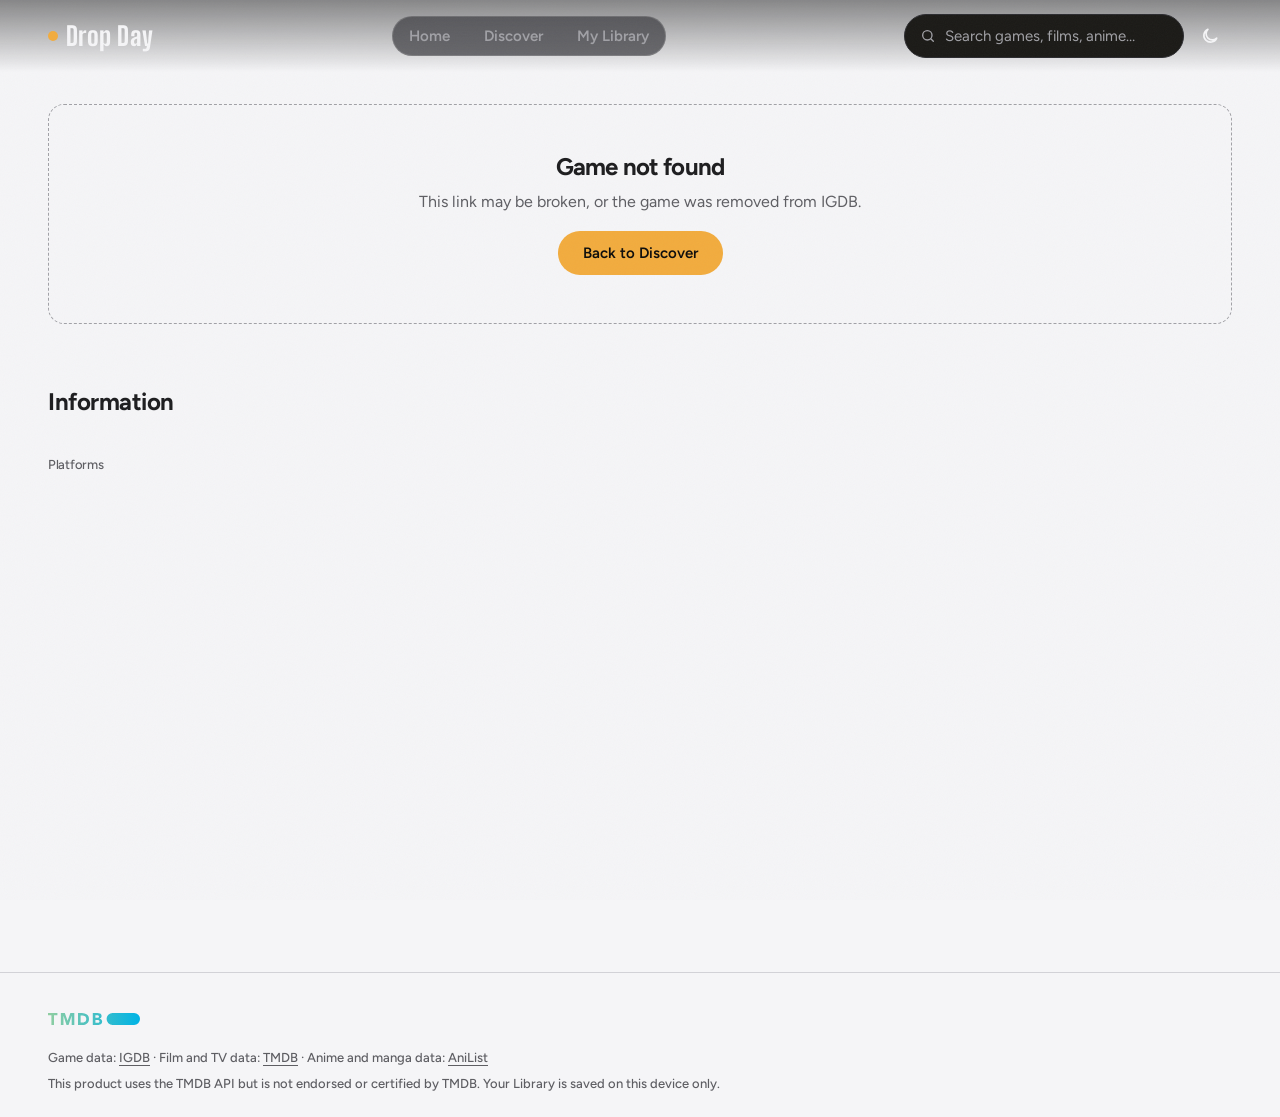
<file: game.html>
<!doctype html>
<html lang="en-ZA">
  <head>
    <meta charset="utf-8" />
    <meta name="viewport" content="width=device-width, initial-scale=1, viewport-fit=cover" />
    <meta name="color-scheme" content="dark light" />
    <title>Game · Drop Day</title>
    <meta
      name="description"
      content="Release date, platforms, screenshots and your log for this game."
    />
    <meta name="theme-color" content="#141311" />
    <link rel="icon" href="assets/icons/favicon.svg" type="image/svg+xml" />
    <link rel="preconnect" href="https://fonts.googleapis.com" />
    <link rel="preconnect" href="https://fonts.gstatic.com" crossorigin />
    <link
      rel="stylesheet"
      href="https://fonts.googleapis.com/css2?family=Big+Shoulders+Display:wght@700;800&family=Figtree:wght@400;500;600;700;800&display=swap"
    />
    <script>
      // Sets the theme before anything paints: the saved choice, otherwise the system setting.
      (() => {
        let theme = null;
        try {
          theme = localStorage.getItem("dropday.theme");
        } catch {}
        document.documentElement.dataset.theme =
          theme ?? (matchMedia("(prefers-color-scheme: light)").matches ? "light" : "dark");
      })();
    </script>
    <link rel="stylesheet" href="css/tokens.css" />
    <link rel="stylesheet" href="css/base.css" />
    <link rel="stylesheet" href="css/components.css" />
    <link rel="stylesheet" href="css/pages.css" />
  </head>
  <body data-page="game">
    <a class="skip-link" href="#main">Skip to content</a>

    <header class="site-header site-header--over-art">
      <div class="site-header__inner container">
        <a class="site-header__logo" href="index.html">
          <span class="site-header__logo-dot" aria-hidden="true"></span>
          Drop Day
        </a>

        <nav class="site-nav" aria-label="Main">
          <ul class="site-nav__list" role="list">
            <li><a class="site-nav__link" href="index.html">Home</a></li>
            <li><a class="site-nav__link" href="discover.html">Discover</a></li>
            <li>
              <a class="site-nav__link" href="library.html">My Library</a>
            </li>
          </ul>
        </nav>

        <form class="search" role="search" action="discover.html">
          <label class="visually-hidden" for="site-search"
            >Search games, films and shows</label
          >
          <svg
            class="search__icon"
            width="16"
            height="16"
            viewBox="0 0 24 24"
            fill="none"
            stroke="currentColor"
            stroke-width="2"
            stroke-linecap="round"
            aria-hidden="true"
          >
            <circle cx="11" cy="11" r="7" />
            <path d="m20 20-3.5-3.5" />
          </svg>
          <input
            class="search__input"
            id="site-search"
            name="q"
            type="search"
            placeholder="Search games, films, anime…"
            autocomplete="off"
          />
        </form>

        <a
          class="site-header__search-link"
          href="discover.html#search"
          aria-label="Search"
        >
          <svg
            width="20"
            height="20"
            viewBox="0 0 24 24"
            fill="none"
            stroke="currentColor"
            stroke-width="2"
            stroke-linecap="round"
            aria-hidden="true"
          >
            <circle cx="11" cy="11" r="7" />
            <path d="m20 20-3.5-3.5" />
          </svg>
        </a>
        <button class="theme-toggle" id="theme-toggle" type="button" aria-pressed="false">
          <svg class="theme-toggle__icon theme-toggle__icon--sun" width="20" height="20" viewBox="0 0 24 24" fill="none" stroke="currentColor" stroke-width="2" stroke-linecap="round" aria-hidden="true">
            <circle cx="12" cy="12" r="4" />
            <path d="M12 2v2M12 20v2M4.9 4.9l1.4 1.4M17.7 17.7l1.4 1.4M2 12h2M20 12h2M4.9 19.1l1.4-1.4M17.7 6.3l1.4-1.4" />
          </svg>
          <svg class="theme-toggle__icon theme-toggle__icon--moon" width="20" height="20" viewBox="0 0 24 24" fill="none" stroke="currentColor" stroke-width="2" stroke-linejoin="round" aria-hidden="true">
            <path d="M20 14.5A8 8 0 1 1 9.5 4a6.5 6.5 0 0 0 10.5 10.5z" />
          </svg>
          <span class="visually-hidden">Light theme</span>
        </button>
      </div>
    </header>

    <main class="site-main site-main--immersive" id="main">
      <div class="game__state container" id="game-state" hidden></div>

      <article class="detail-hero theme-dark" id="game-hero" aria-busy="true" aria-labelledby="game-title">
        <div class="detail-hero__backdrop skeleton" id="game-backdrop" aria-hidden="true"></div>
        <div class="detail-hero__body container">
          <a class="back-link" id="back-link" href="discover.html">
            <svg width="16" height="16" viewBox="0 0 24 24" fill="none" stroke="currentColor" stroke-width="2" stroke-linecap="round" stroke-linejoin="round" aria-hidden="true">
              <path d="m15 18-6-6 6-6" />
            </svg>
            <span id="back-link-text">Back to Discover</span>
          </a>

          <div class="detail-hero__layout">
            <div class="game__cover skeleton" id="game-cover"></div>
            <div class="game__info">
              <p class="game__eyebrow" id="game-eyebrow">
                <span class="skeleton skeleton--line skeleton--short"></span>
              </p>
              <h1 class="game__title" id="game-title">
                <span class="skeleton skeleton--heading"></span>
              </h1>
              <p class="game__meta" id="game-meta"></p>
              <p class="game__rating" id="game-rating" hidden></p>

              <h2 class="visually-hidden" id="library-label">Add to your Library</h2>
                <div class="status-buttons" id="status-buttons" role="radiogroup" aria-labelledby="library-label">
                  <button class="status-button" type="button" role="radio" aria-checked="false" data-status="want" disabled>
                    <svg width="20" height="20" viewBox="0 0 24 24" fill="none" stroke="currentColor" stroke-width="2.5" stroke-linejoin="round" aria-hidden="true">
                      <path d="M7 4h10v16l-5-4-5 4z" />
                    </svg>
                    Want to play
                  </button>
                  <button class="status-button" type="button" role="radio" aria-checked="false" data-status="doing" disabled>
                    <svg width="20" height="20" viewBox="0 0 24 24" fill="currentColor" aria-hidden="true">
                      <path d="M7 4.5v15l12-7.5z" />
                    </svg>
                    Playing
                  </button>
                  <button class="status-button" type="button" role="radio" aria-checked="false" data-status="done" disabled>
                    <svg width="20" height="20" viewBox="0 0 24 24" fill="none" stroke="currentColor" stroke-width="2.5" stroke-linecap="round" stroke-linejoin="round" aria-hidden="true">
                      <path d="m5 12 5 5L20 7" />
                    </svg>
                    Played
                  </button>
                  <button class="status-button" type="button" role="radio" aria-checked="false" data-status="dropped" disabled>
                    <svg width="20" height="20" viewBox="0 0 24 24" fill="none" stroke="currentColor" stroke-width="2.5" stroke-linecap="round" aria-hidden="true">
                      <path d="m6 6 12 12M18 6 6 18" />
                    </svg>
                    Dropped
                  </button>
                </div>


              <div class="game__actions">
                <button class="button button--primary game__log-button" id="log-button" type="button" disabled>Log or review</button>
                <button class="button button--glass" id="trailer-button" type="button" hidden>
                  <svg width="16" height="16" viewBox="0 0 24 24" fill="currentColor" aria-hidden="true"><path d="M7 4.5v15l12-7.5z" /></svg>
                  Watch trailer
                </button>
                <button class="button button--glass" id="remind-button" type="button" aria-pressed="false" hidden>🔔 Remind me</button>
                <button class="button button--glass" id="share-button" type="button">Share</button>
                <button class="text-button game__remove" id="remove-button" type="button" hidden>Remove from Library</button>
              </div>
              <p class="game__note" id="remind-note" hidden>Reminders are saved on this device. Upcoming drops you're reminded about show on Home and in My Library.</p>
            </div>
          </div>
        </div>
      </article>

      <div class="game container">
        <section class="game__section your-log" id="your-log" aria-labelledby="your-log-title" hidden>
          <h2 class="game__section-title" id="your-log-title">Your log</h2>
          <div class="your-log__card" id="your-log-card"></div>
        </section>

        <div class="game__overview">
          <section class="game__section" id="game-about" aria-labelledby="about-title" hidden>
            <h2 class="game__section-title" id="about-title">About</h2>
            <p class="game__description" id="game-description"></p>
            <button class="text-button" id="read-more" type="button" aria-expanded="false" aria-controls="game-description" hidden>
              Read more
            </button>
          </section>

          <section class="game__section game__facts" aria-labelledby="facts-title">
            <h2 class="game__section-title" id="facts-title">Information</h2>
            <dl class="facts" id="game-facts"></dl>
            <h3 class="facts__label">Platforms</h3>
            <ul class="game__platforms" id="game-platforms" role="list"></ul>
          </section>
        </div>

        <section class="shelf game__section" id="game-screenshots" aria-labelledby="screenshots-title" hidden>
          <div class="shelf__head">
            <h2 class="shelf__title" id="screenshots-title">Screenshots</h2>
          </div>
          <div class="shelf__viewport">
            <ul class="shelf__track shelf__track--wide" id="screenshots-list" role="list"></ul>
            <button class="shelf__arrow shelf__arrow--prev" type="button" aria-label="Scroll Screenshots back" hidden>
              <svg viewBox="0 0 24 24" width="22" height="22" aria-hidden="true"><path d="m15 5-7 7 7 7" fill="none" stroke="currentColor" stroke-width="2.4" stroke-linecap="round" stroke-linejoin="round"/></svg>
            </button>
            <button class="shelf__arrow shelf__arrow--next" type="button" aria-label="Scroll Screenshots forward" hidden>
              <svg viewBox="0 0 24 24" width="22" height="22" aria-hidden="true"><path d="m9 5 7 7-7 7" fill="none" stroke="currentColor" stroke-width="2.4" stroke-linecap="round" stroke-linejoin="round"/></svg>
            </button>
          </div>
        </section>

        <section class="shelf game__section" id="game-similar" aria-labelledby="similar-title" hidden>
          <div class="shelf__head">
            <h2 class="shelf__title" id="similar-title">Similar games</h2>
            <a class="shelf__see-all" id="similar-see-all" href="discover.html">See all<span class="visually-hidden">: Similar games</span></a>
          </div>
          <div class="shelf__viewport">
            <ul class="shelf__track" id="similar-list" role="list"></ul>
            <button class="shelf__arrow shelf__arrow--prev" type="button" aria-label="Scroll Similar games back" hidden>
              <svg viewBox="0 0 24 24" width="22" height="22" aria-hidden="true"><path d="m15 5-7 7 7 7" fill="none" stroke="currentColor" stroke-width="2.4" stroke-linecap="round" stroke-linejoin="round"/></svg>
            </button>
            <button class="shelf__arrow shelf__arrow--next" type="button" aria-label="Scroll Similar games forward" hidden>
              <svg viewBox="0 0 24 24" width="22" height="22" aria-hidden="true"><path d="m9 5 7 7-7 7" fill="none" stroke="currentColor" stroke-width="2.4" stroke-linecap="round" stroke-linejoin="round"/></svg>
            </button>
          </div>
        </section>
      </div>
    </main>

    <footer class="site-footer">
      <div class="site-footer__inner container">
        <a class="site-footer__tmdb" href="https://www.themoviedb.org">
          <img src="assets/icons/tmdb-logo.svg" alt="TMDB" width="92" height="12" />
        </a>
        <p>
          Game data: <a href="https://www.igdb.com">IGDB</a> · Film and TV data:
          <a href="https://www.themoviedb.org">TMDB</a> · Anime and manga data:
          <a href="https://anilist.co">AniList</a>
        </p>
        <p>
          This product uses the TMDB API but is not endorsed or certified by
          TMDB. Your Library is saved on this device only.
        </p>
      </div>
    </footer>

    <nav class="bottom-nav" aria-label="Main, mobile">
      <ul class="bottom-nav__list" role="list">
        <li>
          <a class="bottom-nav__link" href="index.html">
            <svg
              width="22"
              height="22"
              viewBox="0 0 24 24"
              fill="none"
              stroke="currentColor"
              stroke-width="2"
              stroke-linejoin="round"
              aria-hidden="true"
            >
              <path d="M4 10.5 12 4l8 6.5V20h-5v-6H9v6H4z" />
            </svg>
            Home
          </a>
        </li>
        <li>
          <a class="bottom-nav__link" href="discover.html">
            <svg
              width="22"
              height="22"
              viewBox="0 0 24 24"
              fill="none"
              stroke="currentColor"
              stroke-width="2"
              stroke-linejoin="round"
              aria-hidden="true"
            >
              <circle cx="12" cy="12" r="9" />
              <path d="m15.5 8.5-2 5-5 2 2-5z" />
            </svg>
            Discover
          </a>
        </li>
        <li>
          <a class="bottom-nav__link" href="library.html">
            <svg
              width="22"
              height="22"
              viewBox="0 0 24 24"
              fill="none"
              stroke="currentColor"
              stroke-width="2"
              stroke-linejoin="round"
              aria-hidden="true"
            >
              <rect x="4" y="4" width="16" height="16" rx="2" />
              <path d="M8 9h8M8 13h8M8 17h5" />
            </svg>
            Library
          </a>
        </li>
      </ul>
    </nav>

    <div class="toast-region" role="status" aria-live="polite"></div>

    <script defer src="https://cdnjs.cloudflare.com/ajax/libs/gsap/3.12.5/gsap.min.js" crossorigin="anonymous" referrerpolicy="no-referrer"></script>
    <script type="module" src="js/pages/game.js"></script>
  </body>
</html>
</file>
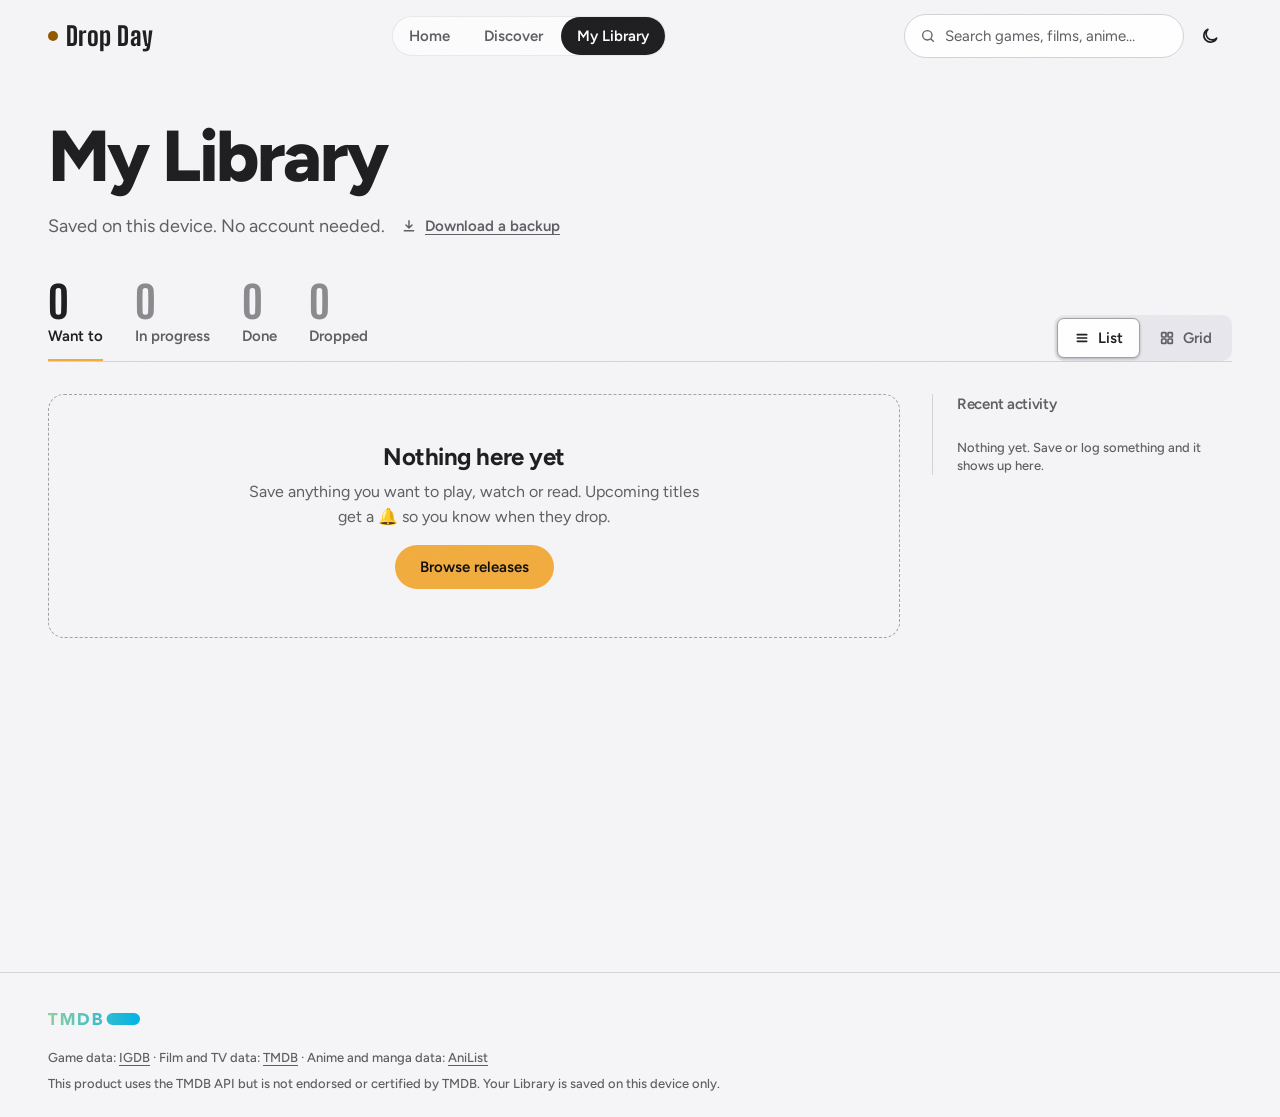
<file: library.html>
<!doctype html>
<html lang="en-ZA">
  <head>
    <meta charset="utf-8" />
    <meta name="viewport" content="width=device-width, initial-scale=1, viewport-fit=cover" />
    <meta name="color-scheme" content="dark light" />
    <title>My Library · Drop Day</title>
    <meta
      name="description"
      content="Everything you want to play, watch and read, what you’re on now and what you’ve finished, saved on this device."
    />
    <meta name="theme-color" content="#141311" />
    <link rel="icon" href="assets/icons/favicon.svg" type="image/svg+xml" />
    <link rel="preconnect" href="https://fonts.googleapis.com" />
    <link rel="preconnect" href="https://fonts.gstatic.com" crossorigin />
    <link
      rel="stylesheet"
      href="https://fonts.googleapis.com/css2?family=Big+Shoulders+Display:wght@700;800&family=Figtree:wght@400;500;600;700;800&display=swap"
    />
    <script>
      // Sets the theme before anything paints: the saved choice, otherwise the system setting.
      (() => {
        let theme = null;
        try {
          theme = localStorage.getItem("dropday.theme");
        } catch {}
        document.documentElement.dataset.theme =
          theme ?? (matchMedia("(prefers-color-scheme: light)").matches ? "light" : "dark");
      })();
    </script>
    <link rel="stylesheet" href="css/tokens.css" />
    <link rel="stylesheet" href="css/base.css" />
    <link rel="stylesheet" href="css/components.css" />
    <link rel="stylesheet" href="css/pages.css" />
  </head>
  <body data-page="library">
    <a class="skip-link" href="#main">Skip to content</a>

    <header class="site-header">
      <div class="site-header__inner container">
        <a class="site-header__logo" href="index.html">
          <span class="site-header__logo-dot" aria-hidden="true"></span>
          Drop Day
        </a>

        <nav class="site-nav" aria-label="Main">
          <ul class="site-nav__list" role="list">
            <li><a class="site-nav__link" href="index.html">Home</a></li>
            <li><a class="site-nav__link" href="discover.html">Discover</a></li>
            <li>
              <a class="site-nav__link" href="library.html" aria-current="page"
                >My Library</a
              >
            </li>
          </ul>
        </nav>

        <form class="search" role="search" action="discover.html">
          <label class="visually-hidden" for="site-search"
            >Search games, films and shows</label
          >
          <svg
            class="search__icon"
            width="16"
            height="16"
            viewBox="0 0 24 24"
            fill="none"
            stroke="currentColor"
            stroke-width="2"
            stroke-linecap="round"
            aria-hidden="true"
          >
            <circle cx="11" cy="11" r="7" />
            <path d="m20 20-3.5-3.5" />
          </svg>
          <input
            class="search__input"
            id="site-search"
            name="q"
            type="search"
            placeholder="Search games, films, anime…"
            autocomplete="off"
          />
        </form>

        <a
          class="site-header__search-link"
          href="discover.html#search"
          aria-label="Search"
        >
          <svg
            width="20"
            height="20"
            viewBox="0 0 24 24"
            fill="none"
            stroke="currentColor"
            stroke-width="2"
            stroke-linecap="round"
            aria-hidden="true"
          >
            <circle cx="11" cy="11" r="7" />
            <path d="m20 20-3.5-3.5" />
          </svg>
        </a>
        <button class="theme-toggle" id="theme-toggle" type="button" aria-pressed="false">
          <svg class="theme-toggle__icon theme-toggle__icon--sun" width="20" height="20" viewBox="0 0 24 24" fill="none" stroke="currentColor" stroke-width="2" stroke-linecap="round" aria-hidden="true">
            <circle cx="12" cy="12" r="4" />
            <path d="M12 2v2M12 20v2M4.9 4.9l1.4 1.4M17.7 17.7l1.4 1.4M2 12h2M20 12h2M4.9 19.1l1.4-1.4M17.7 6.3l1.4-1.4" />
          </svg>
          <svg class="theme-toggle__icon theme-toggle__icon--moon" width="20" height="20" viewBox="0 0 24 24" fill="none" stroke="currentColor" stroke-width="2" stroke-linejoin="round" aria-hidden="true">
            <path d="M20 14.5A8 8 0 1 1 9.5 4a6.5 6.5 0 0 0 10.5 10.5z" />
          </svg>
          <span class="visually-hidden">Light theme</span>
        </button>
      </div>
    </header>

    <main class="site-main" id="main">
      <div class="library container">
        <header class="library__header">
          <h1 class="library__title">My Library</h1>
          <div class="library__meta">
            <p class="library__intro">Saved on this device. No account needed.</p>
            <button class="text-button library__backup" id="export-button" type="button">
              <svg width="16" height="16" viewBox="0 0 24 24" fill="none" stroke="currentColor" stroke-width="2.2" stroke-linecap="round" stroke-linejoin="round" aria-hidden="true">
                <path d="M12 4v11m0 0-4.5-4.5M12 15l4.5-4.5M5 19h14" />
              </svg>
              Download a backup
            </button>
          </div>
        </header>
        <div class="library__controls">
          <div class="library-tabs" role="tablist" aria-label="Library lists">
            <button class="library-tab" id="tab-want" type="button" role="tab" data-tab="want" aria-controls="library-panel">
              <span class="library-tab__count" data-count="want">0</span>
              <span class="library-tab__label">Want to</span>
            </button>
            <button class="library-tab" id="tab-doing" type="button" role="tab" data-tab="doing" aria-controls="library-panel">
              <span class="library-tab__count" data-count="doing">0</span>
              <span class="library-tab__label">In progress</span>
            </button>
            <button class="library-tab" id="tab-done" type="button" role="tab" data-tab="done" aria-controls="library-panel">
              <span class="library-tab__count" data-count="done">0</span>
              <span class="library-tab__label">Done</span>
            </button>
            <button class="library-tab" id="tab-dropped" type="button" role="tab" data-tab="dropped" aria-controls="library-panel">
              <span class="library-tab__count" data-count="dropped">0</span>
              <span class="library-tab__label">Dropped</span>
            </button>
          </div>

          <div class="view-toggle" role="group" aria-label="View">
            <button class="view-toggle__option" type="button" data-view="list" aria-pressed="true">
              <svg width="16" height="16" viewBox="0 0 24 24" fill="none" stroke="currentColor" stroke-width="2.5" stroke-linecap="round" aria-hidden="true">
                <path d="M5 7h14M5 12h14M5 17h14" />
              </svg>
              List
            </button>
            <button class="view-toggle__option" type="button" data-view="grid" aria-pressed="false">
              <svg width="16" height="16" viewBox="0 0 24 24" fill="none" stroke="currentColor" stroke-width="2.5" aria-hidden="true">
                <rect x="4" y="4" width="6.5" height="6.5" rx="1" />
                <rect x="13.5" y="4" width="6.5" height="6.5" rx="1" />
                <rect x="4" y="13.5" width="6.5" height="6.5" rx="1" />
                <rect x="13.5" y="13.5" width="6.5" height="6.5" rx="1" />
              </svg>
              Grid
            </button>
          </div>
        </div>

        <div class="library__layout">
          <section class="library__panel" id="library-panel" role="tabpanel" aria-labelledby="tab-want" tabindex="-1"></section>

          <aside class="activity" aria-labelledby="activity-title">
            <h2 class="activity__title" id="activity-title">Recent activity</h2>
            <ol class="activity__list" id="activity-list"></ol>
            <p class="activity__empty" id="activity-empty" hidden>Nothing yet. Save or log something and it shows up here.</p>
            <button class="text-button activity__more" id="activity-more" type="button" aria-expanded="false" aria-controls="activity-list" hidden>
              Show more
            </button>
          </aside>
        </div>
      </div>
    </main>

    <footer class="site-footer">
      <div class="site-footer__inner container">
        <a class="site-footer__tmdb" href="https://www.themoviedb.org">
          <img src="assets/icons/tmdb-logo.svg" alt="TMDB" width="92" height="12" />
        </a>
        <p>
          Game data: <a href="https://www.igdb.com">IGDB</a> · Film and TV data:
          <a href="https://www.themoviedb.org">TMDB</a> · Anime and manga data:
          <a href="https://anilist.co">AniList</a>
        </p>
        <p>
          This product uses the TMDB API but is not endorsed or certified by
          TMDB. Your Library is saved on this device only.
        </p>
      </div>
    </footer>

    <nav class="bottom-nav" aria-label="Main, mobile">
      <ul class="bottom-nav__list" role="list">
        <li>
          <a class="bottom-nav__link" href="index.html">
            <svg
              width="22"
              height="22"
              viewBox="0 0 24 24"
              fill="none"
              stroke="currentColor"
              stroke-width="2"
              stroke-linejoin="round"
              aria-hidden="true"
            >
              <path d="M4 10.5 12 4l8 6.5V20h-5v-6H9v6H4z" />
            </svg>
            Home
          </a>
        </li>
        <li>
          <a class="bottom-nav__link" href="discover.html">
            <svg
              width="22"
              height="22"
              viewBox="0 0 24 24"
              fill="none"
              stroke="currentColor"
              stroke-width="2"
              stroke-linejoin="round"
              aria-hidden="true"
            >
              <circle cx="12" cy="12" r="9" />
              <path d="m15.5 8.5-2 5-5 2 2-5z" />
            </svg>
            Discover
          </a>
        </li>
        <li>
          <a class="bottom-nav__link" href="library.html" aria-current="page">
            <svg
              width="22"
              height="22"
              viewBox="0 0 24 24"
              fill="none"
              stroke="currentColor"
              stroke-width="2"
              stroke-linejoin="round"
              aria-hidden="true"
            >
              <rect x="4" y="4" width="16" height="16" rx="2" />
              <path d="M8 9h8M8 13h8M8 17h5" />
            </svg>
            Library
          </a>
        </li>
      </ul>
    </nav>

    <div class="toast-region" role="status" aria-live="polite"></div>

    <script defer src="https://cdnjs.cloudflare.com/ajax/libs/gsap/3.12.5/gsap.min.js" crossorigin="anonymous" referrerpolicy="no-referrer"></script>
    <script type="module" src="js/pages/library.js"></script>
  </body>
</html>
</file>
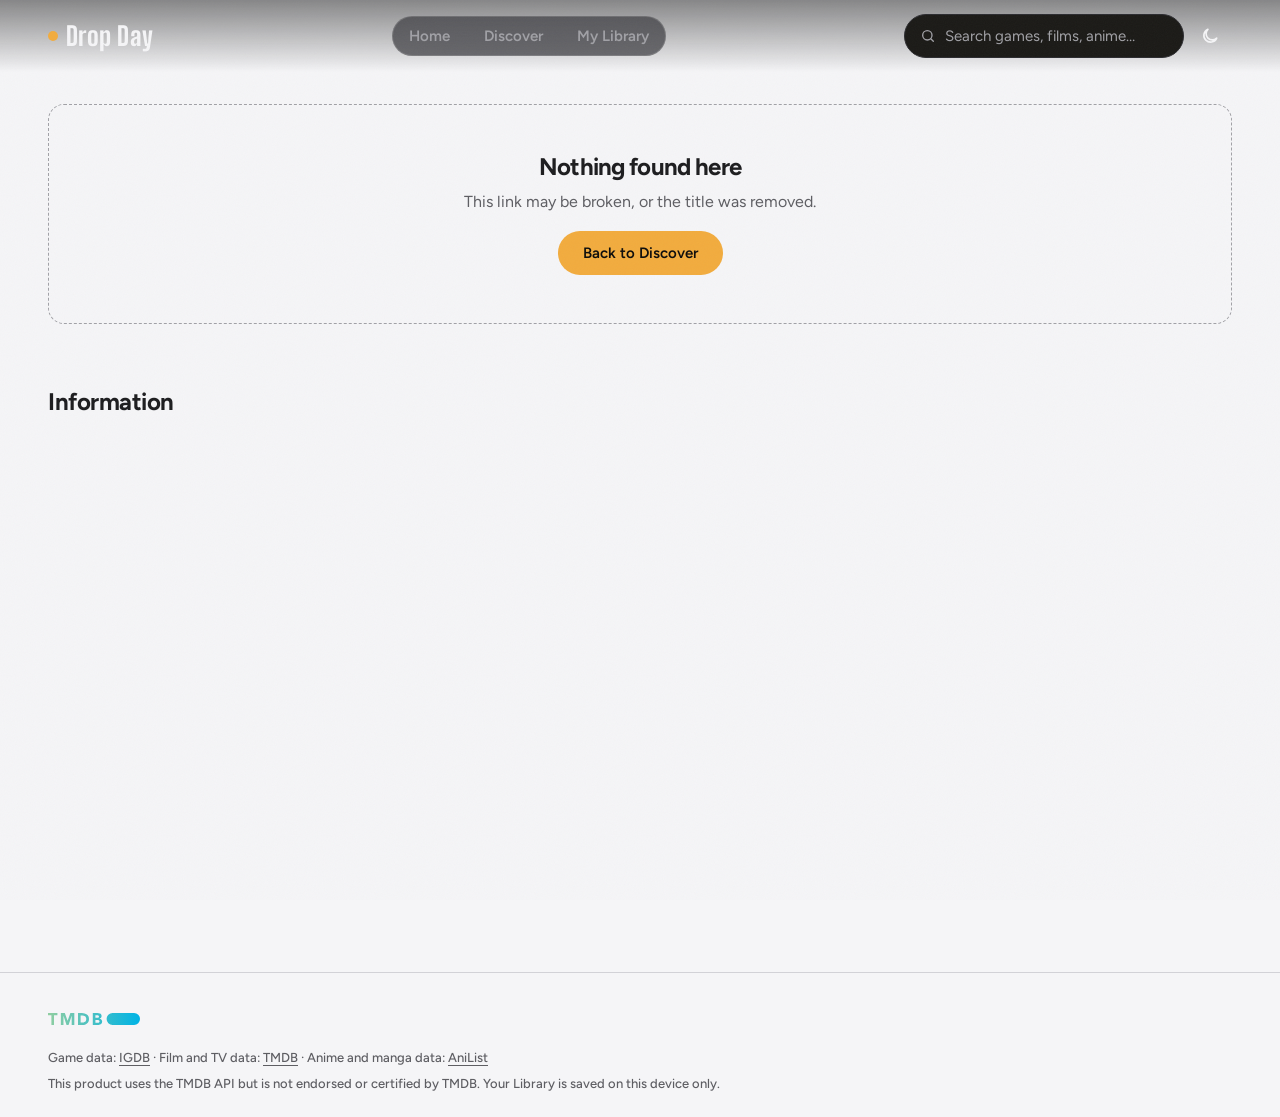
<file: title.html>
<!doctype html>
<html lang="en-ZA">
  <head>
    <meta charset="utf-8" />
    <meta name="viewport" content="width=device-width, initial-scale=1, viewport-fit=cover" />
    <meta name="color-scheme" content="dark light" />
    <title>Details · Drop Day</title>
    <meta
      name="description"
      content="Release date, where to watch or read, episodes and your log for this film, show, anime or manga."
    />
    <meta name="theme-color" content="#141311" />
    <link rel="icon" href="assets/icons/favicon.svg" type="image/svg+xml" />
    <link rel="preconnect" href="https://fonts.googleapis.com" />
    <link rel="preconnect" href="https://fonts.gstatic.com" crossorigin />
    <link
      rel="stylesheet"
      href="https://fonts.googleapis.com/css2?family=Big+Shoulders+Display:wght@700;800&family=Figtree:wght@400;500;600;700;800&display=swap"
    />
    <script>
      // Sets the theme before anything paints: the saved choice, otherwise the system setting.
      (() => {
        let theme = null;
        try {
          theme = localStorage.getItem("dropday.theme");
        } catch {}
        document.documentElement.dataset.theme =
          theme ?? (matchMedia("(prefers-color-scheme: light)").matches ? "light" : "dark");
      })();
    </script>
    <link rel="stylesheet" href="css/tokens.css" />
    <link rel="stylesheet" href="css/base.css" />
    <link rel="stylesheet" href="css/components.css" />
    <link rel="stylesheet" href="css/pages.css" />
  </head>
  <body data-page="title">
    <a class="skip-link" href="#main">Skip to content</a>

    <header class="site-header site-header--over-art">
      <div class="site-header__inner container">
        <a class="site-header__logo" href="index.html">
          <span class="site-header__logo-dot" aria-hidden="true"></span>
          Drop Day
        </a>

        <nav class="site-nav" aria-label="Main">
          <ul class="site-nav__list" role="list">
            <li><a class="site-nav__link" href="index.html">Home</a></li>
            <li><a class="site-nav__link" href="discover.html">Discover</a></li>
            <li>
              <a class="site-nav__link" href="library.html">My Library</a>
            </li>
          </ul>
        </nav>

        <form class="search" role="search" action="discover.html">
          <label class="visually-hidden" for="site-search"
            >Search games, films and shows</label
          >
          <svg
            class="search__icon"
            width="16"
            height="16"
            viewBox="0 0 24 24"
            fill="none"
            stroke="currentColor"
            stroke-width="2"
            stroke-linecap="round"
            aria-hidden="true"
          >
            <circle cx="11" cy="11" r="7" />
            <path d="m20 20-3.5-3.5" />
          </svg>
          <input
            class="search__input"
            id="site-search"
            name="q"
            type="search"
            placeholder="Search games, films, anime…"
            autocomplete="off"
          />
        </form>

        <a
          class="site-header__search-link"
          href="discover.html#search"
          aria-label="Search"
        >
          <svg
            width="20"
            height="20"
            viewBox="0 0 24 24"
            fill="none"
            stroke="currentColor"
            stroke-width="2"
            stroke-linecap="round"
            aria-hidden="true"
          >
            <circle cx="11" cy="11" r="7" />
            <path d="m20 20-3.5-3.5" />
          </svg>
        </a>
        <button class="theme-toggle" id="theme-toggle" type="button" aria-pressed="false">
          <svg class="theme-toggle__icon theme-toggle__icon--sun" width="20" height="20" viewBox="0 0 24 24" fill="none" stroke="currentColor" stroke-width="2" stroke-linecap="round" aria-hidden="true">
            <circle cx="12" cy="12" r="4" />
            <path d="M12 2v2M12 20v2M4.9 4.9l1.4 1.4M17.7 17.7l1.4 1.4M2 12h2M20 12h2M4.9 19.1l1.4-1.4M17.7 6.3l1.4-1.4" />
          </svg>
          <svg class="theme-toggle__icon theme-toggle__icon--moon" width="20" height="20" viewBox="0 0 24 24" fill="none" stroke="currentColor" stroke-width="2" stroke-linejoin="round" aria-hidden="true">
            <path d="M20 14.5A8 8 0 1 1 9.5 4a6.5 6.5 0 0 0 10.5 10.5z" />
          </svg>
          <span class="visually-hidden">Light theme</span>
        </button>
      </div>
    </header>

    <main class="site-main site-main--immersive" id="main">
      <div class="game__state container" id="title-state" hidden></div>

      <article class="detail-hero theme-dark" id="title-hero" aria-busy="true" aria-labelledby="title-title">
        <div class="detail-hero__backdrop skeleton" id="title-backdrop" aria-hidden="true"></div>
        <div class="detail-hero__body container">
          <a class="back-link" id="back-link" href="discover.html">
            <svg width="16" height="16" viewBox="0 0 24 24" fill="none" stroke="currentColor" stroke-width="2" stroke-linecap="round" stroke-linejoin="round" aria-hidden="true">
              <path d="m15 18-6-6 6-6" />
            </svg>
            <span id="back-link-text">Back to Discover</span>
          </a>

          <div class="detail-hero__layout">
            <div class="game__cover skeleton" id="title-cover"></div>
            <div class="game__info">
              <p class="game__eyebrow" id="title-eyebrow">
                <span class="skeleton skeleton--line skeleton--short"></span>
              </p>
              <h1 class="game__title" id="title-title">
                <span class="skeleton skeleton--heading"></span>
              </h1>
              <p class="game__meta" id="title-meta"></p>
              <p class="game__rating" id="title-rating" hidden></p>

              <h2 class="visually-hidden" id="library-label">Add to your Library</h2>
                <div class="status-buttons" id="status-buttons" role="radiogroup" aria-labelledby="library-label">
                  <button class="status-button" type="button" role="radio" aria-checked="false" data-status="want" disabled>
                    <svg width="20" height="20" viewBox="0 0 24 24" fill="none" stroke="currentColor" stroke-width="2.5" stroke-linejoin="round" aria-hidden="true">
                      <path d="M7 4h10v16l-5-4-5 4z" />
                    </svg>
                    <span data-status-label="want">Want to</span>
                  </button>
                  <button class="status-button" type="button" role="radio" aria-checked="false" data-status="doing" disabled>
                    <svg width="20" height="20" viewBox="0 0 24 24" fill="currentColor" aria-hidden="true">
                      <path d="M7 4.5v15l12-7.5z" />
                    </svg>
                    <span data-status-label="doing">In progress</span>
                  </button>
                  <button class="status-button" type="button" role="radio" aria-checked="false" data-status="done" disabled>
                    <svg width="20" height="20" viewBox="0 0 24 24" fill="none" stroke="currentColor" stroke-width="2.5" stroke-linecap="round" stroke-linejoin="round" aria-hidden="true">
                      <path d="m5 12 5 5L20 7" />
                    </svg>
                    <span data-status-label="done">Done</span>
                  </button>
                  <button class="status-button" type="button" role="radio" aria-checked="false" data-status="dropped" disabled>
                    <svg width="20" height="20" viewBox="0 0 24 24" fill="none" stroke="currentColor" stroke-width="2.5" stroke-linecap="round" aria-hidden="true">
                      <path d="m6 6 12 12M18 6 6 18" />
                    </svg>
                    Dropped
                  </button>
                </div>


              <div class="game__actions">
                <button class="button button--primary game__log-button" id="log-button" type="button" disabled>Log or review</button>
                <button class="button button--glass" id="trailer-button" type="button" hidden>
                  <svg width="16" height="16" viewBox="0 0 24 24" fill="currentColor" aria-hidden="true"><path d="M7 4.5v15l12-7.5z" /></svg>
                  Watch trailer
                </button>
                <button class="button button--glass" id="remind-button" type="button" aria-pressed="false" hidden>🔔 Remind me</button>
                <button class="button button--glass" id="share-button" type="button">Share</button>
                <button class="text-button game__remove" id="remove-button" type="button" hidden>Remove from Library</button>
              </div>
              <p class="game__note" id="remind-note" hidden>Reminders are saved on this device. Upcoming drops you're reminded about show on Home and in My Library.</p>
            </div>
          </div>
        </div>
      </article>

      <div class="game container">
        <section class="game__section your-log" id="your-log" aria-labelledby="your-log-title" hidden>
          <h2 class="game__section-title" id="your-log-title">Your log</h2>
          <div class="your-log__card" id="your-log-card"></div>
        </section>
        <section class="game__section progress" id="title-progress" aria-labelledby="progress-title" hidden>
          <div class="progress__head">
            <h2 class="game__section-title" id="progress-title">Episodes</h2>
            <p class="progress__count" id="progress-count" aria-live="polite"></p>
          </div>
          <div class="progress__bar" aria-hidden="true"><span class="progress__fill" id="progress-fill"></span></div>
          <div class="progress__actions">
            <button class="button button--primary progress__next" id="progress-next" type="button"></button>
            <p class="progress__done" id="progress-done" hidden>All caught up</p>
            <form class="progress__upto" id="progress-upto">
              <label class="progress__upto-label" for="progress-upto-input" id="progress-upto-label">Watched up to episode</label>
              <input class="progress__upto-input" id="progress-upto-input" type="number" inputmode="numeric" min="1" required />
              <button class="button button--outline" type="submit">Mark</button>
            </form>
          </div>
          <div class="category-tabs progress__seasons" id="progress-seasons" role="tablist" aria-label="Seasons" hidden></div>
          <div class="progress__ranges" id="progress-ranges" role="group" aria-label="Episodes" hidden></div>
          <div class="progress__view">
            <p class="progress__view-count" id="progress-view-count"></p>
            <button class="text-button progress__bulk" id="progress-bulk" type="button"></button>
          </div>
          <ul class="progress__grid" id="progress-grid" role="list"></ul>
          <p class="progress__hint">
            Tap an episode to mark it watched.<span class="progress__hint-shift"> Shift-click another to mark every episode in between.</span>
            Saved on this device.
          </p>
        </section>
        <div class="game__overview">
          <section class="game__section" id="title-about" aria-labelledby="about-title" hidden>
            <h2 class="game__section-title" id="about-title">About</h2>
            <p class="game__description" id="title-description"></p>
            <button class="text-button" id="read-more" type="button" aria-expanded="false" aria-controls="title-description" hidden>
              Read more
            </button>
          </section>
          <section class="game__section game__facts" aria-labelledby="facts-title">
            <h2 class="game__section-title" id="facts-title">Information</h2>
            <dl class="facts" id="title-facts"></dl>
            <div class="title__providers" id="title-providers"></div>
          </section>
        </div>
        <section class="shelf game__section" id="title-similar" aria-labelledby="similar-title" hidden>
          <div class="shelf__head">
            <h2 class="shelf__title" id="similar-title">More like this</h2>
          </div>
          <div class="shelf__viewport">
            <ul class="shelf__track" id="similar-list" role="list"></ul>
            <button class="shelf__arrow shelf__arrow--prev" type="button" aria-label="Scroll More like this back" hidden>
              <svg viewBox="0 0 24 24" width="22" height="22" aria-hidden="true"><path d="m15 5-7 7 7 7" fill="none" stroke="currentColor" stroke-width="2.4" stroke-linecap="round" stroke-linejoin="round"/></svg>
            </button>
            <button class="shelf__arrow shelf__arrow--next" type="button" aria-label="Scroll More like this forward" hidden>
              <svg viewBox="0 0 24 24" width="22" height="22" aria-hidden="true"><path d="m9 5 7 7-7 7" fill="none" stroke="currentColor" stroke-width="2.4" stroke-linecap="round" stroke-linejoin="round"/></svg>
            </button>
          </div>
        </section>
      </div>
    </main>

    <footer class="site-footer">
      <div class="site-footer__inner container">
        <a class="site-footer__tmdb" href="https://www.themoviedb.org">
          <img src="assets/icons/tmdb-logo.svg" alt="TMDB" width="92" height="12" />
        </a>
        <p>
          Game data: <a href="https://www.igdb.com">IGDB</a> · Film and TV data:
          <a href="https://www.themoviedb.org">TMDB</a> · Anime and manga data:
          <a href="https://anilist.co">AniList</a>
        </p>
        <p>
          This product uses the TMDB API but is not endorsed or certified by
          TMDB. Your Library is saved on this device only.
        </p>
      </div>
    </footer>

    <nav class="bottom-nav" aria-label="Main, mobile">
      <ul class="bottom-nav__list" role="list">
        <li>
          <a class="bottom-nav__link" href="index.html">
            <svg
              width="22"
              height="22"
              viewBox="0 0 24 24"
              fill="none"
              stroke="currentColor"
              stroke-width="2"
              stroke-linejoin="round"
              aria-hidden="true"
            >
              <path d="M4 10.5 12 4l8 6.5V20h-5v-6H9v6H4z" />
            </svg>
            Home
          </a>
        </li>
        <li>
          <a class="bottom-nav__link" href="discover.html">
            <svg
              width="22"
              height="22"
              viewBox="0 0 24 24"
              fill="none"
              stroke="currentColor"
              stroke-width="2"
              stroke-linejoin="round"
              aria-hidden="true"
            >
              <circle cx="12" cy="12" r="9" />
              <path d="m15.5 8.5-2 5-5 2 2-5z" />
            </svg>
            Discover
          </a>
        </li>
        <li>
          <a class="bottom-nav__link" href="library.html">
            <svg
              width="22"
              height="22"
              viewBox="0 0 24 24"
              fill="none"
              stroke="currentColor"
              stroke-width="2"
              stroke-linejoin="round"
              aria-hidden="true"
            >
              <rect x="4" y="4" width="16" height="16" rx="2" />
              <path d="M8 9h8M8 13h8M8 17h5" />
            </svg>
            Library
          </a>
        </li>
      </ul>
    </nav>

    <div class="toast-region" role="status" aria-live="polite"></div>

    <script defer src="https://cdnjs.cloudflare.com/ajax/libs/gsap/3.12.5/gsap.min.js" crossorigin="anonymous" referrerpolicy="no-referrer"></script>
    <script type="module" src="js/pages/title.js"></script>
  </body>
</html>
</file>
<file: css/tokens.css>
/*
  Drop Day design tokens. v2 (user testing, #76): an Apple TV-style near-black canvas so posters and
  key art carry all the colour, one accent (marquee amber, also the star colour), bold tight Figtree for
  headings, and the condensed release-board face kept for the brand's number moments (date stubs,
  countdowns, Top 10 ranks).
*/

:root {
  /* Primitives */
  --ink-1000: #050506;
  --ink-950: #0b0b0c;
  --ink-900: #161618;
  --ink-850: #202023;
  --ink-800: #2c2c30;
  --ink-700: #3a3a3e;
  --ink-600: #48484d;
  --grey-500: #a1a1a6;
  --grey-50: #f5f5f7;
  --mist-0: #ffffff;
  --mist-100: #f5f5f7;
  --mist-200: #e8e8ed;
  --mist-300: #d2d2d7;
  --mist-500: #a1a1a6;
  --graphite-600: #5e5e63;
  --graphite-900: #1d1d1f;
  --charcoal-950: #0e0d0b;
  --charcoal-900: #141311;
  --charcoal-850: #1b1a17;
  --charcoal-800: #23211e;
  --charcoal-700: #302d29;
  --charcoal-600: #47433d;
  --stone-400: #a9a397;
  --stone-200: #d9d3c7;
  --paper-50: #f4f0e8;
  --amber-400: #f2ac3e;
  --amber-300: #f6c272;
  --red-400: #e6685c;
  --sage-400: #7fb47f;
  --mint-400: #6cbf91;
  --clay-400: #e08b5e;
  --sky-400: #72a6e0;
  --rose-400: #dc84b0;
  --violet-400: #a99ae6;
  --paper-100: #f3efe8;
  --paper-0: #fbf9f5;
  --paper-200: #e8e3da;
  --paper-300: #ddd6ca;
  --paper-500: #b7ae9f;
  --ink-600: #5b564c;
  --ink-900: #1b1a17;
  --amber-700: #8a5300;
  --amber-600: #925800;
}

/* Colour: components only ever use these semantic names. Dark is the default; .theme-dark keeps
   a section dark in the light theme too (the Home billboard sits on key art either way).
   The theme itself is set on <html> by a small script in each page's <head>. */
:root,
.theme-dark {
  color-scheme: dark;
  --color-bg-page: var(--ink-950);
  --color-bg-surface: var(--ink-900);
  --color-bg-raised: var(--ink-850);
  --color-bg-sunken: var(--ink-1000);
  --color-text-primary: var(--grey-50);
  --color-text-secondary: var(--grey-500);
  --color-border-default: var(--ink-800);
  --color-border-strong: var(--ink-600);
  --color-action-primary: var(--amber-400);
  --color-action-primary-hover: var(--amber-300);
  --color-action-on-primary: var(--charcoal-950);
  --color-action-tint: rgb(242 172 62 / 0.12);
  --color-accent-highlight: var(--amber-400);
  --color-focus-ring: var(--amber-300);
  --color-rating: var(--amber-400);
  /* The unfilled part of a star row. 3:1 against cards, because in the log form the stars are the control. */
  --color-star-empty: #76705f;
  --color-status-error: var(--red-400);
  --color-status-error-tint: rgb(230 104 92 / 0.12);
  --color-status-success: var(--sage-400);
  --color-status-warning: var(--amber-300);
  --color-category-games: var(--mint-400);
  --color-category-movies: var(--clay-400);
  --color-category-tv: var(--sky-400);
  --color-category-anime: var(--rose-400);
  --color-category-manga: var(--violet-400);
  --color-header-bg: rgb(22 22 24 / 0.88);
  --color-scrim: rgb(5 5 6 / 0.72);
  --color-skeleton-shine: var(--ink-800);
  /* Segmented controls: a sunken track with the chosen option raised out of it, like iOS. */
  --color-segment-track: var(--ink-900);
  --color-segment-selected: var(--ink-800);
  /* Glass: frosted buttons and chips laid over artwork */
  --color-glass: rgb(40 40 44 / 0.62);
  --color-glass-hover: rgb(60 60 66 / 0.72);
  --color-glass-border: rgb(255 255 255 / 0.14);
  --color-glass-text: var(--grey-50);
  /* The main call to action on artwork, like Apple TV's Play: a white pill in dark, black in light */
  --color-action-strong: var(--grey-50);
  --color-action-on-strong: var(--ink-950);
  /* Sits on top of content with text over it (the spoiler cover), unlike the dialog backdrop scrim. */
  --color-overlay: rgb(5 5 6 / 0.72);
  --shadow-card: 0 18px 40px -12px rgb(0 0 0 / 0.65);
  --shadow-float: 0 24px 60px -16px rgb(0 0 0 / 0.8);
}

/* Everything else is shared by both themes. */
:root {
  /* Spacing */
  --space-1: 4px;
  --space-2: 8px;
  --space-3: 12px;
  --space-4: 16px;
  --space-5: 20px;
  --space-6: 24px;
  --space-8: 32px;
  --space-12: 48px;
  --space-16: 64px;

  /* Radius: tighter on small, inner things, softer on containers */
  --radius-xs: 4px;
  --radius-sm: 6px;
  --radius-md: 10px;
  --radius-lg: 16px;
  /* The home billboard, a screen set into the page */
  --radius-hero: 20px;
  --radius-pill: 999px;

  /* Typography: bold, tightly tracked Figtree for headings and everything you read, like Apple TV.
     Big Shoulders Display (--font-display) is the brand's release-board face, kept for numbers:
     date stubs, the countdown, Top 10 ranks and the logo. */
  --font-display: "Big Shoulders Display", "Arial Narrow", sans-serif;
  --font-family: "Figtree", system-ui, sans-serif;
  --font-weight-regular: 400;
  --font-weight-medium: 500;
  --font-weight-semibold: 600;
  --font-weight-bold: 700;
  --font-weight-heavy: 800;

  --text-display-xl: var(--font-weight-heavy) clamp(2.5rem, 1.5rem + 4vw, 4.5rem) / 1 var(--font-family);
  --text-h1: var(--font-weight-heavy) clamp(2rem, 1.6rem + 1.8vw, 3rem) / 1.05 var(--font-family);
  --text-h2: var(--font-weight-bold) clamp(1.25rem, 1.1rem + 0.6vw, 1.5rem) / 1.2 var(--font-family);
  /* Large type reads too loose at its natural spacing, so headings tighten as they grow. */
  --tracking-display: -0.035em;
  --tracking-heading: -0.02em;
  --text-h3: var(--font-weight-semibold) 1.1875rem / 1.3 var(--font-family);
  --text-body-l: var(--font-weight-regular) 1.125rem / 1.6 var(--font-family);
  --text-body-m: var(--font-weight-regular) 1rem / 1.55 var(--font-family);
  --text-body-s: var(--font-weight-regular) 0.9375rem / 1.5 var(--font-family);
  --text-label-m: var(--font-weight-semibold) 0.9375rem / 1.4 var(--font-family);
  --text-caption: var(--font-weight-medium) 0.8125rem / 1.4 var(--font-family);

  /* Effects */
  --grain-opacity: 0.05;
  --focus-ring: 2px solid var(--color-focus-ring);

  /* Layout */
  --container-max: 1344px;
  /* Phones get 20px (lecturer feedback: mobile felt cramped); wider screens step up below. */
  --container-gutter: var(--space-5);
  --header-height: 64px;
  --bottom-nav-height: 64px;
  --touch-target: 44px;

  /* Motion */
  --duration-fast: 150ms;
  --duration-base: 250ms;
  --ease-out: cubic-bezier(0.23, 1, 0.32, 1);
  --ease-in-out: cubic-bezier(0.77, 0, 0.175, 1);
}

@media (min-width: 768px) {
  :root {
    --container-gutter: var(--space-8);
  }
}

@media (min-width: 1024px) {
  :root {
    --container-gutter: var(--space-12);
    --header-height: 72px;
  }
}

/* Light theme: warm paper and ink, the same amber. Amber is too pale to read as text on paper,
   so text and focus use a deeper amber; filled buttons keep the bright one with dark text. */
:root[data-theme="light"] {
  color-scheme: light;
  --color-bg-page: var(--mist-100);
  --color-bg-surface: var(--mist-0);
  --color-bg-raised: var(--mist-200);
  --color-bg-sunken: var(--mist-300);
  --color-segment-track: var(--mist-200);
  --color-segment-selected: var(--mist-0);
  --color-text-primary: var(--graphite-900);
  --color-text-secondary: var(--graphite-600);
  --color-border-default: var(--mist-300);
  --color-border-strong: var(--mist-500);
  --color-action-strong: var(--graphite-900);
  --color-action-on-strong: var(--mist-0);
  /* Light glass: frosted white with dark text, like iOS controls on a light screen */
  --color-glass: rgb(255 255 255 / 0.72);
  --color-glass-hover: rgb(255 255 255 / 0.95);
  --color-glass-border: rgb(0 0 0 / 0.08);
  --color-glass-text: var(--graphite-900);
  --color-action-tint: rgb(242 172 62 / 0.18);
  --color-accent-highlight: var(--amber-600);
  --color-focus-ring: var(--amber-700);
  --color-rating: #c27a0a;
  --color-star-empty: #8c8475;
  --color-status-error: #b8392d;
  --color-status-error-tint: rgb(184 57 45 / 0.1);
  --color-status-success: #3f7a43;
  --color-status-warning: var(--amber-700);
  --color-category-games: #256f48;
  --color-category-movies: #b4552a;
  --color-category-tv: #2f68ad;
  --color-category-anime: #a83f74;
  --color-category-manga: #6b51b8;
  --color-header-bg: rgb(255 255 255 / 0.86);
  --color-scrim: rgb(29 29 31 / 0.45);
  --color-skeleton-shine: var(--mist-100);
  --color-overlay: rgb(255 255 255 / 0.82);
  --shadow-card: 0 18px 40px -16px rgb(0 0 0 / 0.22);
  --shadow-float: 0 24px 60px -18px rgb(0 0 0 / 0.3);
  --grain-opacity: 0.035;
}
</file>
<file: css/base.css>
*,
*::before,
*::after {
  box-sizing: border-box;
}

* {
  margin: 0;
}

html {
  background: var(--color-bg-page);
  -webkit-text-size-adjust: 100%;
  text-size-adjust: 100%;
  /* Keeps whatever is scrolled or tabbed to clear of the floating header (and, on phones, the floating
     bottom nav), so a focused button is never hidden behind them. */
  scroll-padding-top: calc(var(--header-height) + var(--space-4));
}

@media (max-width: 1023px) {
  html {
    scroll-padding-bottom: calc(var(--bottom-nav-height) + var(--space-8));
  }
}

body {
  min-height: 100vh;
  min-height: 100dvh;
  display: flex;
  flex-direction: column;
  background: var(--color-bg-page);
  color: var(--color-text-primary);
  font: var(--text-body-m);
  -webkit-font-smoothing: antialiased;
}

/* A section that stays dark in the light theme needs its own text colour, not the inherited one. */
.theme-dark {
  color: var(--color-text-primary);
}

/* A faint film grain over everything, so the flat surfaces don't feel sterile. */
body::after {
  content: "";
  position: fixed;
  inset: 0;
  z-index: 200;
  pointer-events: none;
  opacity: var(--grain-opacity);
  background-image: url("data:image/svg+xml,%3Csvg xmlns='http://www.w3.org/2000/svg' width='160' height='160'%3E%3Cfilter id='n'%3E%3CfeTurbulence type='fractalNoise' baseFrequency='0.9' numOctaves='2' stitchTiles='stitch'/%3E%3C/filter%3E%3Crect width='100%25' height='100%25' filter='url(%23n)'/%3E%3C/svg%3E");
}

/* Phones skip the grain: a layer over the whole screen has to be redrawn on every scroll frame, and at
   phone sizes the grain is barely visible anyway. */
@media (max-width: 767px), (pointer: coarse) {
  body::after {
    display: none;
  }
}

/* Component display rules (e.g. .button { display: inline-flex }) would otherwise beat the hidden attribute. */
[hidden] {
  display: none !important;
}

img,
picture,
svg,
video {
  display: block;
  max-width: 100%;
}

input,
button,
select,
textarea {
  font: inherit;
  color: inherit;
}

button {
  cursor: pointer;
}

a {
  color: inherit;
  text-decoration-thickness: 1px;
  text-underline-offset: 3px;
}

/* Headings tighten as they grow (low specificity, so a component can still set its own). */
:where(h1) {
  letter-spacing: var(--tracking-display);
}

:where(h2, h3) {
  letter-spacing: var(--tracking-heading);
}

ul[role="list"],
ol[role="list"] {
  list-style: none;
  padding: 0;
}

h1 {
  font: var(--text-h1);
}

h2 {
  font: var(--text-h2);
}

h3 {
  font: var(--text-h3);
}

h1,
h2,
h3 {
  text-wrap: balance;
}

:focus-visible {
  outline: var(--focus-ring);
  outline-offset: 2px;
}

.container {
  width: 100%;
  max-width: calc(var(--container-max) + var(--container-gutter) * 2);
  margin-inline: auto;
  /* The safe areas keep content clear of the notch on landscape iPhones. */
  padding-left: max(var(--container-gutter), env(safe-area-inset-left));
  padding-right: max(var(--container-gutter), env(safe-area-inset-right));
}

.visually-hidden {
  position: absolute;
  width: 1px;
  height: 1px;
  padding: 0;
  overflow: hidden;
  clip: rect(0 0 0 0);
  white-space: nowrap;
  border: 0;
}

.skip-link {
  position: absolute;
  top: var(--space-2);
  left: var(--space-2);
  z-index: 100;
  padding: var(--space-3) var(--space-4);
  border-radius: var(--radius-sm);
  background: var(--color-action-primary);
  color: var(--color-action-on-primary);
  font: var(--text-label-m);
  text-decoration: none;
  transform: translateY(-200%);
}

.skip-link:focus {
  transform: none;
}

@media (prefers-reduced-motion: reduce) {
  *,
  *::before,
  *::after {
    animation-duration: 0.01ms !important;
    animation-iteration-count: 1 !important;
    transition-duration: 0.01ms !important;
    scroll-behavior: auto !important;
  }
}
</file>
<file: css/components.css>
/* Site header */

.site-header {
  position: sticky;
  top: 0;
  z-index: 50;
  padding-top: env(safe-area-inset-top);
}

/* No bar across the screen. At the top of the page the header is clear; once content scrolls under it,
   a glass capsule fades in around it, floating just inside the page edges (like iOS and visionOS). */
.site-header__inner {
  position: relative;
  isolation: isolate;
}

.site-header__inner::before {
  content: "";
  position: absolute;
  inset: var(--space-2) max(var(--space-2), calc(var(--container-gutter) - var(--space-4)));
  z-index: -1;
  border: 1px solid var(--color-glass-border);
  border-radius: var(--radius-pill);
  background: var(--color-header-bg);
  box-shadow:
    inset 0 1px 0 rgb(255 255 255 / 0.08),
    0 12px 32px -12px rgb(0 0 0 / 0.35);
  backdrop-filter: blur(24px) saturate(180%);
  opacity: 0;
  scale: 0.98;
  transition:
    opacity 300ms var(--ease-out),
    scale 300ms var(--ease-out);
  pointer-events: none;
}

.site-header.is-scrolled .site-header__inner::before {
  opacity: 1;
  scale: 1;
}

@media (prefers-reduced-transparency: reduce) {
  .site-header__inner::before {
    background: var(--color-bg-raised);
    backdrop-filter: none;
  }
}

/* Over full-bleed art (a game page), a soft shade keeps the clear header readable. */
.site-header--over-art:not(.is-scrolled) {
  background: linear-gradient(rgb(0 0 0 / 0.45), transparent);
}

.site-header__inner {
  display: flex;
  align-items: center;
  gap: var(--space-6);
  height: var(--header-height);
}

.site-header__logo {
  display: inline-flex;
  align-items: center;
  gap: var(--space-2);
  min-height: var(--touch-target);
  font: var(--font-weight-heavy) 1.625rem / 1 var(--font-display);
  letter-spacing: 0.01em;
  text-decoration: none;
}

.site-header__logo-dot {
  width: 10px;
  height: 10px;
  border-radius: 50%;
  background: var(--color-accent-highlight);
}

.site-header__search-link {
  display: grid;
  place-items: center;
  width: var(--touch-target);
  height: var(--touch-target);
  margin-left: auto;
  border-radius: var(--radius-pill);
}

@media (min-width: 1024px) {
  .site-header__search-link {
    display: none;
  }
}

/* Theme toggle: tucked in beside search, so the header gap doesn't push them apart. */
.theme-toggle {
  display: grid;
  flex: none;
  place-items: center;
  width: var(--touch-target);
  height: var(--touch-target);
  margin-left: calc(var(--space-1) - var(--space-6));
  border: 0;
  border-radius: var(--radius-pill);
  background: none;
  transition: background-color var(--duration-fast) ease;
}

.theme-toggle:hover {
  background: var(--color-bg-raised);
}

/* Dark shows the sun (switch to light), light shows the moon (switch to dark). */
:root[data-theme="light"] .theme-toggle__icon--sun,
:root:not([data-theme="light"]) .theme-toggle__icon--moon {
  display: none;
}

/* Main navigation (desktop) */

.site-nav {
  display: none;
}

.site-nav__list {
  display: flex;
  gap: 2px;
  padding: 3px;
  border: 1px solid var(--color-glass-border);
  border-radius: var(--radius-pill);
  background: var(--color-glass);
  backdrop-filter: blur(20px) saturate(180%);
}

.site-nav__link {
  position: relative;
  display: inline-flex;
  align-items: center;
  min-height: 38px;
  padding: 0 var(--space-4);
  border-radius: var(--radius-pill);
  color: var(--color-text-secondary);
  font: var(--text-label-m);
  text-decoration: none;
  transition:
    color var(--duration-fast) var(--ease-out),
    background-color var(--duration-fast) var(--ease-out);
}

.site-nav__link:hover {
  color: var(--color-text-primary);
}

/* The current page is the raised pill; its shape marks it, not just colour. */
.site-nav__link[aria-current="page"] {
  background: var(--color-action-strong);
  color: var(--color-action-on-strong);
}


@media (min-width: 1024px) {
  .site-nav {
    display: block;
    margin-inline: auto;
  }
}

/* Search */

.search {
  display: none;
  position: relative;
  width: 100%;
  max-width: 280px;
}

.search__icon {
  position: absolute;
  top: 50%;
  left: var(--space-4);
  color: var(--color-text-secondary);
  transform: translateY(-50%);
  pointer-events: none;
}

.search__input {
  width: 100%;
  min-height: var(--touch-target);
  padding: 0 var(--space-4) 0 calc(var(--space-4) + 24px);
  border: 1px solid var(--color-border-default);
  border-radius: var(--radius-pill);
  background: var(--color-bg-surface);
  font: var(--text-body-s);
}

.search__input::placeholder {
  color: var(--color-text-secondary);
}

@media (min-width: 1024px) {
  .search {
    display: block;
  }
}

/* On phones the header only has a search icon, so Discover carries its own field. 16px text stops iOS zooming in. */
.search--page {
  display: block;
  max-width: none;
  scroll-margin-top: calc(var(--header-height) + var(--space-4));
}

.search--page .search__input {
  font: var(--text-body-m);
}

@media (min-width: 1024px) {
  .search--page {
    display: none;
  }
}

/* Bottom navigation (mobile): a floating glass capsule like the header's, so neither end of the screen
   has a bar across it. The safe-area padding keeps it above the iPhone home bar. */
.bottom-nav {
  position: sticky;
  bottom: 0;
  z-index: 50;
  padding: 0 var(--space-3) calc(var(--space-3) + env(safe-area-inset-bottom));
  pointer-events: none;
}

.bottom-nav__list {
  display: grid;
  grid-template-columns: repeat(3, 1fr);
  max-width: 420px;
  height: var(--bottom-nav-height);
  margin-inline: auto;
  border: 1px solid var(--color-glass-border);
  border-radius: var(--radius-pill);
  background: var(--color-header-bg);
  box-shadow:
    inset 0 1px 0 rgb(255 255 255 / 0.08),
    0 12px 32px -12px rgb(0 0 0 / 0.4);
  backdrop-filter: blur(24px) saturate(180%);
  pointer-events: auto;
}

@media (prefers-reduced-transparency: reduce) {
  .bottom-nav__list {
    background: var(--color-bg-raised);
    backdrop-filter: none;
  }
}

.bottom-nav__link {
  display: flex;
  flex-direction: column;
  align-items: center;
  justify-content: center;
  gap: var(--space-1);
  height: 100%;
  color: var(--color-text-secondary);
  font: var(--text-caption);
  text-decoration: none;
}

.bottom-nav__link[aria-current="page"] {
  color: var(--color-accent-highlight);
}

@media (min-width: 1024px) {
  .bottom-nav {
    display: none;
  }
}

/* Site footer */

.site-footer {
  margin-top: auto;
  padding-block: var(--space-6);
  border-top: 1px solid var(--color-border-default);
  color: var(--color-text-secondary);
  font: var(--text-caption);
}

.site-footer__inner {
  display: grid;
  gap: var(--space-2);
}

.site-footer__tmdb {
  display: inline-flex;
  align-items: center;
  justify-self: start;
  min-height: var(--touch-target);
}

.site-footer__tmdb img {
  height: 12px;
  width: auto;
}

/* Buttons: pills, like Apple TV. Strong (white on dark, black on light) is the one main action;
   primary (amber) is the brand action; glass sits on artwork; outline is the quiet option. */

.button {
  display: inline-flex;
  align-items: center;
  justify-content: center;
  gap: var(--space-2);
  min-height: var(--touch-target);
  padding: 0 var(--space-6);
  border: 1px solid transparent;
  border-radius: var(--radius-pill);
  font: var(--font-weight-semibold) 0.9375rem / 1.2 var(--font-family);
  text-decoration: none;
  transition:
    background-color var(--duration-fast) var(--ease-out),
    border-color var(--duration-fast) var(--ease-out),
    transform var(--duration-fast) var(--ease-out);
}

.button:active:not(:disabled) {
  transform: scale(0.97);
}

.button--strong {
  background: var(--color-action-strong);
  color: var(--color-action-on-strong);
}

.button--strong:hover {
  background: color-mix(in srgb, var(--color-action-strong) 86%, transparent);
}

.button--primary {
  background: var(--color-action-primary);
  color: var(--color-action-on-primary);
}

.button--primary:hover {
  background: var(--color-action-primary-hover);
}

.button--glass {
  border-color: var(--color-glass-border);
  background: var(--color-glass);
  color: var(--color-glass-text);
  backdrop-filter: blur(20px) saturate(180%);
}

.button--glass:hover {
  background: var(--color-glass-hover);
}

.button--outline {
  border-color: var(--color-border-strong);
  background: transparent;
}

.button--outline:hover {
  border-color: var(--color-text-secondary);
  background: var(--color-bg-raised);
}

@media (prefers-reduced-motion: reduce) {
  .button:active:not(:disabled) {
    transform: none;
  }
}

@media (prefers-reduced-transparency: reduce) {
  .button--glass,
  .site-nav__list {
    background: var(--color-bg-raised);
    backdrop-filter: none;
  }
}

.button:disabled {
  opacity: 0.5;
  cursor: not-allowed;
}

/* Toasts drop in at the top centre, just under the header, where they're hard to miss on any screen
   (PRD feedback: at the bottom they were easy to overlook on desktop). */
.toast-region {
  position: fixed;
  inset-inline: var(--space-4);
  top: calc(var(--header-height) + env(safe-area-inset-top) + var(--space-3));
  z-index: 60;
  display: grid;
  justify-items: center;
  gap: var(--space-2);
  pointer-events: none;
}

.toast {
  --toast-accent: var(--color-status-success);
  display: flex;
  align-items: center;
  gap: var(--space-3);
  max-width: min(100%, 560px);
  min-height: 52px;
  padding: var(--space-1) var(--space-2) var(--space-1) var(--space-3);
  border: 1px solid var(--color-glass-border);
  border-radius: var(--radius-lg);
  background: color-mix(in srgb, var(--color-bg-surface) 88%, transparent);
  box-shadow: var(--shadow-float);
  backdrop-filter: blur(24px) saturate(180%);
  pointer-events: auto;
  animation: toast-in var(--duration-base) var(--ease-out);
}

.toast--error {
  --toast-accent: var(--color-status-error);
}

.toast--leaving {
  animation: toast-out var(--duration-fast) ease-in forwards;
}

.toast__icon {
  flex: none;
  display: grid;
  place-items: center;
  width: 26px;
  height: 26px;
  border-radius: 50%;
  background: var(--toast-accent);
  color: var(--color-bg-page);
  font: var(--font-weight-bold) 0.875rem / 1 var(--font-family);
}

.toast__message {
  flex: 1;
  padding-block: var(--space-2);
  font: var(--text-body-s);
}

.toast__action {
  flex: none;
  display: inline-flex;
  align-items: center;
  min-height: var(--touch-target);
  padding-inline: var(--space-3);
  border: 0;
  border-radius: var(--radius-sm);
  background: none;
  color: var(--color-accent-highlight);
  font: var(--text-label-m);
  text-decoration: none;
  transition: background-color var(--duration-fast) var(--ease-out);
}

.toast__action:hover {
  background: var(--color-bg-raised);
}

@keyframes toast-in {
  from {
    opacity: 0;
    transform: translateY(-8px) scale(0.98);
  }
}

@keyframes toast-out {
  to {
    opacity: 0;
    transform: translateY(-6px);
  }
}

/* Tag */

.tag {
  display: inline-flex;
  align-items: center;
  padding: var(--space-1) var(--space-2);
  border-radius: var(--radius-sm);
  background: var(--color-bg-raised);
  font: var(--text-caption);
}

/* Release card: a 2:3 poster with the title and date below, like a shelf in Apple TV or Letterboxd */

.release-card {
  --card-accent: var(--color-category-games);
  position: relative;
  display: flex;
  flex-direction: column;
  gap: var(--space-3);
  height: 100%;
}

.release-card--movie {
  --card-accent: var(--color-category-movies);
}

.release-card--tv {
  --card-accent: var(--color-category-tv);
}

.release-card--anime {
  --card-accent: var(--color-category-anime);
}

.release-card--manga {
  --card-accent: var(--color-category-manga);
}

.release-card__poster {
  /* A game's key art doesn't fill the poster, so the band around it takes the art's own colour. */
  --poster-fill: color-mix(in srgb, var(--poster-tint, var(--card-accent)) 22%, var(--color-bg-raised));
  aspect-ratio: 2 / 3;
  overflow: hidden;
  border-radius: var(--radius-md);
  background: var(--poster-fill);
  /* A hairline inside the edge keeps dark posters from melting into the page. */
  box-shadow: inset 0 0 0 1px rgb(255 255 255 / 0.06), 0 1px 2px rgb(0 0 0 / 0.2);
  transition:
    transform var(--duration-base) var(--ease-out),
    box-shadow var(--duration-base) var(--ease-out);
}

.release-card__image {
  width: 100%;
  height: 100%;
  object-fit: cover;
  opacity: 0;
  transition: opacity var(--duration-base) ease;
}

.release-card__image.is-loaded {
  opacity: 1;
}

/* Games with no official cover: the key art fills the poster and the title sits on a dark fade at the
   bottom, like a streaming tile. */
.release-card__image--wide {
  object-position: 50% 30%;
}

.release-card__box-title {
  position: absolute;
  inset: auto 0 0;
  display: -webkit-box;
  padding: 30cqi 7cqi 7cqi;
  overflow: hidden;
  /* Always on darkened art, so it stays light in both themes. */
  background: linear-gradient(to top, rgb(0 0 0 / 0.85), rgb(0 0 0 / 0.55) 55%, transparent);
  color: #fff;
  font: var(--font-weight-heavy) clamp(1rem, 11cqi, 1.75rem) / 0.95 var(--font-display);
  text-transform: uppercase;
  overflow-wrap: anywhere;
  -webkit-box-orient: vertical;
  -webkit-line-clamp: 3;
  line-clamp: 3;
}

/* The ticket stub: the drop date in release-board type, or the rating once it's out. */
.release-card__stub {
  position: absolute;
  top: 6cqi;
  left: 6cqi;
  display: grid;
  justify-items: center;
  min-width: 13cqi;
  padding: 1.5cqi 3cqi 2cqi;
  border-radius: var(--radius-xs);
  background: var(--color-action-primary);
  color: var(--color-action-on-primary);
  font: var(--font-weight-heavy) clamp(1.125rem, 12cqi, 1.75rem) / 0.9 var(--font-display);
  box-shadow: 0 4px 12px -4px rgb(0 0 0 / 0.5);
}

.release-card__stub-month {
  font-size: 0.5em;
  letter-spacing: 0.06em;
  text-transform: uppercase;
}

.release-card__stub--today,
.release-card__stub--rating {
  font-size: clamp(0.875rem, 8cqi, 1.125rem);
  line-height: 1;
}

.release-card__stub--today {
  text-transform: uppercase;
}

.release-card__stub--rating {
  background: rgb(14 13 11 / 0.72);
  /* Always on dark glass, so it keeps the dark theme's star colour in both themes. */
  color: var(--amber-400);
  backdrop-filter: blur(8px);
}

/* Save sits on the poster's top corner, opposite the stub, like Apple TV's "+". It's the card's child,
   not the poster's: the poster is its own layer (container queries), which would trap it under the
   card's stretched title link. */
.release-card__save {
  position: absolute;
  top: var(--space-2);
  right: var(--space-2);
  z-index: 2;
  display: grid;
  place-items: center;
  width: var(--touch-target);
  height: var(--touch-target);
  border: 1px solid rgb(255 255 255 / 0.18);
  border-radius: 50%;
  background: rgb(14 13 11 / 0.62);
  color: #fff;
  backdrop-filter: blur(12px) saturate(160%);
  transition:
    background-color var(--duration-fast) ease,
    color var(--duration-fast) ease,
    transform var(--duration-fast) var(--ease-out);
}

.release-card__save[aria-pressed="true"] {
  border-color: transparent;
  background: var(--color-action-primary);
  color: var(--color-action-on-primary);
}

.release-card__save:focus-visible {
  outline: var(--focus-ring);
  outline-offset: 2px;
}

/* GSAP runs the press (M4). This is only the fallback when it isn't loaded; html.has-motion turns it off. */
html:not(.has-motion) .release-card__save:active {
  transform: scale(0.94);
}

.release-card__body {
  display: grid;
  gap: var(--space-1);
}

/* Only the last line shares its row with the ⋯ button, so only it makes room; the title and date keep
   the card's full width (narrow phone shelves were wrapping them onto extra lines). */
.release-card__meta {
  padding-right: var(--space-6);
}

/* ⋯ in the card's bottom corner opens the Quick view drawer; the rest of the card opens the full page.
   A 44px target around a small, quiet dot icon. */
.release-card__more {
  position: absolute;
  right: calc(-1 * var(--space-2));
  bottom: 0;
  z-index: 2;
  display: grid;
  place-items: center;
  width: var(--touch-target);
  height: var(--touch-target);
  padding: 0;
  border: 0;
  border-radius: 50%;
  background: none;
  color: var(--color-text-secondary);
  transition:
    background-color var(--duration-fast) ease,
    color var(--duration-fast) ease,
    transform var(--duration-fast) var(--ease-out);
}

.release-card__more:hover {
  background: var(--color-bg-raised);
  color: var(--color-text-primary);
}

.release-card__more:active {
  transform: scale(0.92);
}

.release-card__more:focus-visible {
  outline: var(--focus-ring);
  outline-offset: -4px;
}

.release-card--loading .release-card__more {
  display: none;
}

.release-card__title {
  display: -webkit-box;
  overflow: hidden;
  font: var(--font-weight-semibold) 1rem / 1.3 var(--font-family);
  /* base.css balances headings, which spreads short titles over too many lines before the clamp. */
  text-wrap: wrap;
  -webkit-box-orient: vertical;
  -webkit-line-clamp: 2;
  line-clamp: 2;
}

.release-card__link {
  padding: 0;
  border: 0;
  background: none;
  font: inherit;
  text-align: start;
  text-decoration: none;
}

/* Stretches the title link over the whole card, so the card is one big tap target. */
.release-card__link::after {
  content: "";
  position: absolute;
  inset: 0;
  z-index: 1;
  border-radius: var(--radius-md);
}

.release-card__link:focus-visible {
  outline: none;
}

.release-card__link:focus-visible::after {
  outline: var(--focus-ring);
  outline-offset: 3px;
}

.release-card__date,
.release-card__meta {
  color: var(--color-text-secondary);
  font: var(--text-caption);
}

.release-card__category {
  display: inline-flex;
  align-items: center;
  gap: 6px;
}

.release-card__category::before {
  content: "";
  width: 7px;
  height: 7px;
  border-radius: 50%;
  background: var(--card-accent);
}

@media (hover: hover) and (pointer: fine) {
  .release-card:not(.release-card--loading):hover .release-card__poster {
    transform: translateY(-4px) scale(1.02);
    box-shadow: inset 0 0 0 1px rgb(255 255 255 / 0.1), var(--shadow-card);
  }

  .release-card__save:hover {
    background: rgb(14 13 11 / 0.82);
  }

  .release-card__save[aria-pressed="true"]:hover {
    background: var(--color-action-primary-hover);
  }
}

@media (prefers-reduced-motion: reduce) {
  .release-card:hover .release-card__poster,
  .release-card__save:active {
    transform: none;
  }
}

@media (prefers-reduced-transparency: reduce) {
  .release-card__save,
  .release-card__stub--rating {
    background: var(--ink-1000);
    backdrop-filter: none;
  }
}

/* On phones the card buttons use a solid tint instead of frosted glass. Every card has one, and dozens
   of small blurs redrawn while scrolling made long shelves stutter on mid-range phones. */
@media (max-width: 767px), (pointer: coarse) {
  .release-card__save,
  .release-card__stub--rating {
    background: rgb(14 13 11 / 0.78);
    backdrop-filter: none;
  }
}

/* Skeleton */

.skeleton {
  display: block;
  border-radius: var(--radius-sm);
  background: linear-gradient(
      90deg,
      var(--color-bg-raised) 30%,
      var(--color-skeleton-shine) 50%,
      var(--color-bg-raised) 70%
    )
    0 0 / 300% 100%;
  animation: skeleton-shimmer 1.4s linear infinite;
}

.release-card__poster.skeleton {
  border-radius: var(--radius-md);
}

.skeleton--line {
  width: 70%;
  height: 16px;
}

.skeleton--short {
  width: 45%;
}

.skeleton--heading {
  width: 85%;
  height: 24px;
}

@keyframes skeleton-shimmer {
  to {
    background-position: -150% 0;
  }
}

@media (prefers-reduced-motion: reduce) {
  .skeleton {
    animation: none;
  }
}

/* Segmented controls (category tabs and the When range): a sunken track with the chosen option
   raised out of it, like iOS. The raised, outlined shape marks the choice without relying on colour. */

.category-tabs,
.quick-range__options,
.progress__ranges {
  display: flex;
  gap: 2px;
  width: fit-content;
  min-width: 0;
  max-width: 100%;
  padding: 3px;
  overflow-x: auto;
  border-radius: var(--radius-md);
  background: var(--color-segment-track);
  scrollbar-width: none;
}

.category-tab,
.quick-range__option,
.progress__range {
  display: inline-flex;
  flex: none;
  align-items: center;
  gap: var(--space-2);
  min-height: 40px;
  padding: var(--space-2) var(--space-4);
  border: 1px solid transparent;
  border-radius: calc(var(--radius-md) - 3px);
  background: transparent;
  color: var(--color-text-secondary);
  font: var(--text-label-m);
  white-space: nowrap;
  transition:
    background-color var(--duration-fast) ease,
    color var(--duration-fast) ease,
    box-shadow var(--duration-fast) ease,
    transform var(--duration-fast) var(--ease-out);
}

.category-tab[aria-selected="true"],
.quick-range__option[aria-pressed="true"],
.progress__range[aria-pressed="true"] {
  border-color: var(--color-border-strong);
  background: var(--color-segment-selected);
  color: var(--color-text-primary);
  box-shadow: 0 1px 3px rgb(0 0 0 / 0.25);
}

.category-tab:active,
.quick-range__option:active,
.progress__range:active {
  transform: scale(0.97);
}

@media (hover: hover) and (pointer: fine) {
  .category-tab[aria-selected="false"]:hover,
  .quick-range__option[aria-pressed="false"]:hover,
  .progress__range[aria-pressed="false"]:hover {
    color: var(--color-text-primary);
  }
}

.category-tab {
  --tab-accent: var(--color-category-games);
}

.category-tab--movies {
  --tab-accent: var(--color-category-movies);
}

.category-tab--tv {
  --tab-accent: var(--color-category-tv);
}

.category-tab--anime {
  --tab-accent: var(--color-category-anime);
}

.category-tab--manga {
  --tab-accent: var(--color-category-manga);
}

.category-tab__dot {
  width: 8px;
  height: 8px;
  border-radius: 50%;
  background: var(--tab-accent);
}

/* Quick range */

.quick-range {
  display: flex;
  flex-wrap: wrap;
  align-items: center;
  gap: var(--space-3);
}

.quick-range__label {
  color: var(--color-text-secondary);
  font: var(--text-caption);
}

@media (max-width: 479px) {
  .category-tab,
  .quick-range__option {
    padding-inline: var(--space-3);
  }

  /* Five tabs don't fit a phone, so the track scrolls; the fading edge shows there's more. */
  .category-tabs {
    mask-image: linear-gradient(to right, #000 calc(100% - 28px), transparent);
  }

  .category-tabs.is-scrolled-end {
    mask-image: none;
  }

  .quick-range__label,
  .quick-range__extra {
    position: absolute;
    width: 1px;
    height: 1px;
    overflow: hidden;
    clip: rect(0 0 0 0);
    white-space: nowrap;
  }
}

@media (prefers-reduced-motion: reduce) {
  .category-tab:active,
  .quick-range__option:active {
    transform: none;
  }
}

/* Field (label + select) */

.field {
  display: grid;
  gap: var(--space-2);
  min-width: 0;
}

.field[hidden] {
  display: none;
}

.field__label {
  color: var(--color-text-secondary);
  font: var(--text-caption);
}

.field__select {
  width: 100%;
  min-height: 48px;
  padding: var(--space-3) var(--space-12) var(--space-3) var(--space-4);
  border: 1px solid var(--color-border-default);
  border-radius: var(--radius-md);
  background: var(--color-bg-surface) url("data:image/svg+xml,%3Csvg xmlns='http://www.w3.org/2000/svg' width='12' height='12' viewBox='0 0 24 24' fill='none' stroke='%23b4b7c8' stroke-width='2.5' stroke-linecap='round' stroke-linejoin='round'%3E%3Cpath d='m6 9 6 6 6-6'/%3E%3C/svg%3E") no-repeat right var(--space-4) center;
  font: var(--text-body-m);
  text-overflow: ellipsis;
  appearance: none;
  cursor: pointer;
  transition: border-color var(--duration-fast) ease;
}

.field__select option,
.field__select optgroup {
  background: var(--color-bg-surface);
  color: var(--color-text-primary);
}

@media (hover: hover) and (pointer: fine) {
  .field__select:hover {
    border-color: var(--color-action-primary-hover);
  }
}

/* Busy button: spinner sits before the label so the width barely changes. */

.button[aria-busy="true"]::before {
  content: "";
  width: 14px;
  height: 14px;
  border: 2px solid currentColor;
  border-right-color: transparent;
  border-radius: 50%;
  animation: button-spin 0.6s linear infinite;
}

.button[aria-busy="true"]:disabled {
  opacity: 1;
  cursor: progress;
}

@keyframes button-spin {
  to {
    transform: rotate(360deg);
  }
}

/* State message (empty and error) */

.state-message {
  display: grid;
  justify-items: center;
  gap: var(--space-2);
  width: 100%;
  padding: var(--space-12) var(--space-6);
  border: 1px dashed var(--color-border-strong);
  border-radius: var(--radius-lg);
  text-align: center;
}

/* An error is a problem to fix, not an empty slot, so it gets a solid tinted panel instead. */
.state-message--error {
  border: 1px solid color-mix(in srgb, var(--color-status-error) 45%, transparent);
  background: var(--color-status-error-tint);
}

.state-message__title {
  font: var(--text-h2);
  text-wrap: balance;
}

.state-message__text {
  max-width: 46ch;
  margin-bottom: var(--space-2);
  color: var(--color-text-secondary);
  font: var(--text-body-m);
}

/* Quick view drawer: a bottom sheet on phones (matches the Log sheet), a side drawer on desktop */

.quick-view {
  --quick-view-accent: var(--color-category-movies);
  width: 100%;
  max-width: none;
  max-height: 90dvh;
  margin: auto 0 0;
  padding: 0;
  overflow: hidden;
  border: 0;
  border-radius: var(--radius-lg) var(--radius-lg) 0 0;
  background: var(--color-bg-surface);
  color: var(--color-text-primary);
  box-shadow: var(--shadow-card);
}

.quick-view[data-type="tv"] {
  --quick-view-accent: var(--color-category-tv);
}

.quick-view[data-type="anime"] {
  --quick-view-accent: var(--color-category-anime);
}

.quick-view[data-type="manga"] {
  --quick-view-accent: var(--color-category-manga);
}

.quick-view[open] {
  animation: sheet-in var(--duration-base) var(--ease-out);
}

.quick-view::backdrop {
  background: var(--color-scrim);
}

.quick-view[open]::backdrop {
  animation: fade-in var(--duration-base) var(--ease-out);
}

/* Stop the page behind from scrolling while the drawer is open. */
html:has(.quick-view[open]) {
  overflow: hidden;
}

.quick-view__panel {
  display: grid;
  grid-auto-rows: max-content;
  align-content: start;
  gap: var(--space-6);
  max-height: 90dvh;
  padding: var(--space-3) var(--space-4) var(--space-8);
  overflow-y: auto;
  overscroll-behavior: contain;
}

.quick-view__handle {
  justify-self: center;
  width: 40px;
  height: 4px;
  border-radius: var(--radius-pill);
  background: var(--color-bg-raised);
}

.quick-view__top {
  display: flex;
  align-items: center;
  justify-content: space-between;
  margin-block: calc(var(--space-3) * -1);
}

.quick-view__category {
  display: flex;
  align-items: center;
  gap: var(--space-2);
  color: var(--color-text-secondary);
  font: var(--text-caption);
}

.quick-view__category::before {
  content: "";
  width: 8px;
  height: 8px;
  border-radius: 50%;
  background: var(--quick-view-accent);
}

.quick-view__close {
  display: grid;
  place-items: center;
  width: var(--touch-target);
  height: var(--touch-target);
  margin-right: calc(var(--space-2) * -1);
  border: 0;
  border-radius: var(--radius-pill);
  background: none;
  color: var(--color-text-secondary);
  transition: background-color var(--duration-fast) var(--ease-out);
}

.quick-view__close:hover {
  background: var(--color-bg-raised);
  color: var(--color-text-primary);
}

.quick-view__intro {
  display: grid;
  grid-template-columns: 112px 1fr;
  gap: var(--space-4);
  align-items: end;
}

.quick-view__poster {
  aspect-ratio: 2 / 3;
  overflow: hidden;
  border-radius: var(--radius-md);
  background: color-mix(in srgb, var(--quick-view-accent) 16%, var(--color-bg-raised));
}

.quick-view__image {
  width: 100%;
  height: 100%;
  object-fit: cover;
}

.quick-view__heading {
  display: grid;
  gap: var(--space-1);
}

.quick-view__title {
  font: var(--text-h2);
  text-wrap: balance;
}

.quick-view__date {
  color: var(--color-text-primary);
  font: var(--text-body-s);
}

.quick-view__facts,
.quick-view__muted,
.quick-view__credit {
  color: var(--color-text-secondary);
  font: var(--text-body-s);
}

.quick-view__actions {
  display: flex;
  flex-wrap: wrap;
  gap: var(--space-3);
}

.quick-view__save[aria-pressed="true"] {
  background: var(--color-action-tint);
  border-color: var(--color-accent-highlight);
  color: var(--color-accent-highlight);
}

.quick-view__trailer {
  aspect-ratio: 16 / 9;
  overflow: hidden;
  border-radius: var(--radius-md);
  background: var(--color-bg-sunken);
}

.quick-view__video {
  width: 100%;
  height: 100%;
  border: 0;
}

.quick-view__details {
  display: grid;
  gap: var(--space-6);
}

.quick-view__details[aria-busy="true"] {
  gap: var(--space-3);
}

.quick-view__section {
  display: grid;
  gap: var(--space-3);
}

.quick-view__section-title {
  font: var(--text-label-m);
}

.quick-view__overview {
  color: var(--color-text-secondary);
  max-width: 60ch;
  white-space: pre-line;
}

.quick-view__providers {
  display: flex;
  flex-wrap: wrap;
  gap: var(--space-2);
}

.quick-view__provider {
  display: flex;
  align-items: center;
  gap: var(--space-2);
  padding: var(--space-1) var(--space-3) var(--space-1) var(--space-1);
  border-radius: var(--radius-sm);
  background: var(--color-bg-raised);
  font: var(--text-caption);
}

.quick-view__provider-logo {
  border-radius: 50%;
}

.quick-view__provider:has(.quick-view__provider-link) {
  padding: 0;
}

.quick-view__provider-link {
  display: flex;
  align-items: center;
  min-height: 32px;
  padding: 0 var(--space-3);
  border-radius: inherit;
  color: var(--color-text-primary);
  text-decoration: none;
}

.quick-view__provider-link:hover {
  text-decoration: underline;
  text-underline-offset: 0.16em;
}

.quick-view__credit {
  font: var(--text-caption);
}

@media (min-width: 1024px) {
  .quick-view {
    width: min(480px, 100%);
    height: 100dvh;
    max-height: none;
    margin: 0 0 0 auto;
    border-radius: var(--radius-lg) 0 0 var(--radius-lg);
  }

  .quick-view[open] {
    animation-name: drawer-in;
  }

  .quick-view__panel {
    height: 100%;
    max-height: none;
    padding: var(--space-6) var(--space-8) var(--space-12);
  }

  .quick-view__handle {
    display: none;
  }

  .quick-view__intro {
    grid-template-columns: 136px 1fr;
  }
}

@keyframes sheet-in {
  from {
    transform: translateY(100%);
  }
}

@keyframes drawer-in {
  from {
    transform: translateX(100%);
  }
}

@keyframes fade-in {
  from {
    opacity: 0;
  }
}

/* Back link */

.back-link {
  justify-self: start;
  display: inline-flex;
  align-items: center;
  gap: var(--space-2);
  min-height: 40px;
  max-width: 100%;
  padding: 0 var(--space-4) 0 var(--space-3);
  border: 1px solid var(--color-glass-border);
  border-radius: var(--radius-pill);
  background: var(--color-glass);
  color: var(--color-glass-text);
  font: var(--text-label-m);
  text-decoration: none;
  backdrop-filter: blur(20px) saturate(180%);
  transition: background-color var(--duration-fast) var(--ease-out);
}

.back-link span {
  overflow: hidden;
  text-overflow: ellipsis;
  white-space: nowrap;
}

.back-link:hover {
  background: var(--color-glass-hover);
}

/* Text button: low-emphasis actions like Share and Read more */

.text-button {
  display: inline-flex;
  align-items: center;
  min-height: var(--touch-target);
  padding: 0;
  border: 0;
  background: none;
  font: var(--text-label-m);
  text-decoration: underline;
  text-underline-offset: 0.2em;
}

.text-button:hover {
  color: var(--color-accent-highlight);
}

/* Stars */

.stars {
  --rating: 0;
  font-size: 1.375rem;
  line-height: 1;
  letter-spacing: 0.1em;
  background: linear-gradient(
    90deg,
    var(--color-rating) calc(var(--rating) / 5 * 100%),
    var(--color-star-empty) 0
  );
  -webkit-background-clip: text;
  background-clip: text;
  color: transparent;
}

/* Status buttons (Want to / In progress / Done / Dropped): glass pills over the detail art; the chosen
   one turns into the solid white pill, so its shape and fill mark it, not just colour. */

.status-buttons {
  display: flex;
  flex-wrap: wrap;
  gap: var(--space-2);
}

/* Phones: an even 2 × 2 grid instead of pills wrapping into uneven rows. */
@media (max-width: 559px) {
  .status-buttons {
    display: grid;
    grid-template-columns: 1fr 1fr;
    width: 100%;
  }

  .status-buttons .status-button {
    justify-content: center;
    padding-inline: var(--space-3);
    white-space: nowrap;
  }
}

.status-button {
  display: inline-flex;
  align-items: center;
  gap: var(--space-2);
  min-height: var(--touch-target);
  padding: 0 var(--space-4) 0 var(--space-3);
  border: 1px solid var(--color-glass-border);
  border-radius: var(--radius-pill);
  background: var(--color-glass);
  color: var(--color-glass-text);
  font: var(--text-label-m);
  backdrop-filter: blur(20px) saturate(180%);
  transition:
    background-color var(--duration-fast) var(--ease-out),
    color var(--duration-fast) var(--ease-out);
}

.status-button svg {
  width: 18px;
  height: 18px;
}

.status-button:hover:not(:disabled) {
  background: var(--color-glass-hover);
}

html:not(.has-motion) .status-button:active:not(:disabled) {
  transform: scale(0.96);
}

.status-button[aria-checked="true"],
.status-button[aria-checked="true"]:hover {
  border-color: #fff;
  background: #fff;
  color: var(--ink-950);
}

.status-button:disabled {
  opacity: 0.5;
  cursor: progress;
}

@media (prefers-reduced-transparency: reduce) {
  .status-button,
  .back-link {
    background: var(--color-bg-raised);
    backdrop-filter: none;
  }
}

/* Textarea, hint and checkbox (Log modal) */

.field__textarea {
  width: 100%;
  min-height: 112px;
  padding: var(--space-3) var(--space-4);
  border: 1px solid var(--color-border-default);
  border-radius: var(--radius-md);
  background: var(--color-bg-page);
  font: var(--text-body-m);
  resize: vertical;
}

.field__hint {
  justify-self: end;
  color: var(--color-text-secondary);
  font: var(--text-caption);
  font-variant-numeric: tabular-nums;
}

.checkbox {
  display: flex;
  align-items: center;
  gap: var(--space-3);
  min-height: var(--touch-target);
  color: var(--color-text-secondary);
  font: var(--text-body-s);
  cursor: pointer;
}

.checkbox__input {
  flex: none;
  width: 20px;
  height: 20px;
  accent-color: var(--color-action-primary);
}

/* Status options: the same tiles as the status buttons, built on real radios for the form */

.status-options {
  display: grid;
  grid-template-columns: repeat(3, minmax(0, 1fr));
  gap: var(--space-2);
}

.status-option {
  position: relative;
  display: grid;
  justify-items: center;
  align-content: center;
  gap: var(--space-1);
  min-height: 68px;
  border: 1px solid var(--color-border-default);
  border-radius: var(--radius-md);
  background: var(--color-bg-raised);
  font: var(--text-label-m);
  cursor: pointer;
  transition:
    background-color var(--duration-fast) var(--ease-out),
    border-color var(--duration-fast) var(--ease-out);
}

.status-option__input {
  position: absolute;
  opacity: 0;
  pointer-events: none;
}

.status-option:hover {
  border-color: var(--color-border-strong);
}

.status-option:has(:checked) {
  border-color: var(--color-action-primary);
  background: var(--color-action-primary);
  color: var(--color-action-on-primary);
}

.status-option:has(:focus-visible) {
  outline: var(--focus-ring);
  outline-offset: 2px;
}

@media (min-width: 768px) {
  .status-options {
    grid-template-columns: repeat(3, 84px);
  }
}

/* Star input: ten invisible half-star radios laid over the star row */

.star-input {
  display: flex;
  flex-wrap: wrap;
  align-items: center;
  gap: var(--space-2) var(--space-4);
}

.star-input__stars {
  position: relative;
  display: grid;
  grid-template-columns: repeat(10, 1fr);
  border-radius: var(--radius-sm);
}

.star-input__stars .stars {
  grid-area: 1 / 1 / 2 / -1;
  font-size: 2rem;
  pointer-events: none;
}

.star-input__option {
  grid-row: 1;
  min-height: var(--touch-target);
  cursor: pointer;
}

.star-input__radio {
  position: absolute;
  opacity: 0;
  pointer-events: none;
}

.star-input__stars:has(:focus-visible) {
  outline: var(--focus-ring);
  outline-offset: 4px;
}

.star-input__text {
  font: var(--text-label-m);
  font-variant-numeric: tabular-nums;
}

/* Log modal: bottom sheet on phones, centred dialog from 768px (Figma note 14) */

.log-modal {
  width: 100%;
  max-width: none;
  max-height: 90dvh;
  margin: auto 0 0;
  padding: 0;
  overflow: hidden;
  border: 0;
  border-radius: var(--radius-lg) var(--radius-lg) 0 0;
  background: var(--color-bg-surface);
  color: var(--color-text-primary);
  box-shadow: var(--shadow-card);
}

.log-modal[open] {
  animation: sheet-in var(--duration-base) var(--ease-out);
}

.log-modal::backdrop {
  background: var(--color-scrim);
}

.log-modal[open]::backdrop {
  animation: fade-in var(--duration-base) var(--ease-out);
}

html:has(.log-modal[open]) {
  overflow: hidden;
}

.log-modal__panel {
  display: grid;
  grid-auto-rows: max-content;
  gap: var(--space-4);
  max-height: 90dvh;
  padding: var(--space-3) var(--space-4) var(--space-6);
  overflow-y: auto;
  overscroll-behavior: contain;
}

.log-modal__handle {
  justify-self: center;
  width: 40px;
  height: 4px;
  border-radius: var(--radius-pill);
  background: var(--color-bg-raised);
}

.log-modal__top {
  display: flex;
  align-items: center;
  justify-content: space-between;
  gap: var(--space-4);
}

.log-modal__title {
  font: var(--text-h2);
  overflow-wrap: anywhere;
}

.log-modal__close {
  display: grid;
  flex: none;
  place-items: center;
  width: var(--touch-target);
  height: var(--touch-target);
  margin-right: calc(var(--space-2) * -1);
  border: 0;
  border-radius: var(--radius-pill);
  background: none;
  color: var(--color-text-secondary);
}

.log-modal__close:hover {
  background: var(--color-bg-raised);
  color: var(--color-text-primary);
}

.log-modal__group {
  display: grid;
  gap: var(--space-2);
  min-width: 0;
  margin: 0;
  padding: 0;
  border: 0;
}

.log-modal__actions {
  display: grid;
  grid-template-columns: 1fr 1fr;
  gap: var(--space-3);
  margin-top: var(--space-2);
}

@media (min-width: 768px) {
  .log-modal {
    width: min(600px, calc(100% - 2 * var(--space-8)));
    max-height: calc(100dvh - 2 * var(--space-8));
    margin: auto;
    border-radius: var(--radius-lg);
  }

  .log-modal[open] {
    animation-name: modal-in;
  }

  .log-modal__panel {
    max-height: calc(100dvh - 2 * var(--space-8));
    padding: var(--space-8);
  }

  .log-modal__handle {
    display: none;
  }

  .log-modal__actions {
    display: flex;
    justify-content: flex-end;
  }
}

@keyframes modal-in {
  from {
    opacity: 0;
    transform: translateY(12px) scale(0.98);
  }
}

/* Library tabs: the four lists as big numbers over their names, like a Letterboxd profile's stats.
   The bar under the chosen one marks it, so it doesn't rely on colour alone. */

.library-tabs {
  display: flex;
  gap: var(--space-2) var(--space-8);
  overflow-x: auto;
  scrollbar-width: none;
}

.library-tab {
  display: grid;
  justify-items: start;
  gap: 2px;
  min-height: var(--touch-target);
  margin-bottom: -1px;
  padding: 0 0 var(--space-3);
  border: 0;
  border-bottom: 3px solid transparent;
  background: none;
  color: var(--color-text-secondary);
  text-align: start;
  white-space: nowrap;
  transition:
    color var(--duration-fast) ease,
    border-color var(--duration-fast) ease;
}

.library-tab:hover {
  color: var(--color-text-primary);
}

.library-tab[aria-selected="true"] {
  border-bottom-color: var(--color-action-primary);
  color: var(--color-text-primary);
}

.library-tab__count {
  font: var(--font-weight-heavy) clamp(2rem, 1.7rem + 1.4vw, 2.75rem) / 1 var(--font-display);
  font-variant-numeric: tabular-nums;
}

.library-tab__label {
  font: var(--text-label-m);
}

.library-tab[aria-selected="false"] .library-tab__count {
  opacity: 0.7;
}

/* View toggle (List / Grid): the same segmented control as Discover's tabs */

.view-toggle {
  display: inline-flex;
  gap: 2px;
  padding: 3px;
  border-radius: var(--radius-md);
  background: var(--color-segment-track);
}

.view-toggle__option {
  display: inline-flex;
  align-items: center;
  gap: var(--space-2);
  min-height: 40px;
  padding: 0 var(--space-4);
  border: 1px solid transparent;
  border-radius: calc(var(--radius-md) - 3px);
  background: none;
  color: var(--color-text-secondary);
  font: var(--text-label-m);
  transition:
    background-color var(--duration-fast) var(--ease-out),
    color var(--duration-fast) var(--ease-out);
}

.view-toggle__option[aria-pressed="true"] {
  border-color: var(--color-border-strong);
  background: var(--color-segment-selected);
  color: var(--color-text-primary);
  box-shadow: 0 1px 3px rgb(0 0 0 / 0.25);
}

@media (hover: hover) and (pointer: fine) {
  .view-toggle__option[aria-pressed="false"]:hover {
    color: var(--color-text-primary);
  }
}

/* Library row */

.library-list {
  display: grid;
  gap: var(--space-3);
}

.library-row {
  position: relative;
  display: grid;
  grid-template-columns: 56px 1fr auto;
  gap: var(--space-2) var(--space-4);
  align-items: start;
  padding: var(--space-3);
  border: 1px solid var(--color-border-default);
  border-radius: var(--radius-lg);
  background: var(--color-bg-surface);
  transition: border-color var(--duration-fast) var(--ease-out);
}

.library-row--diary {
  grid-template-columns: 32px 44px 1fr auto;
  gap: var(--space-2) var(--space-3);
}

@media (hover: hover) and (pointer: fine) {
  .library-row:hover {
    border-color: var(--color-border-strong);
  }
}

.library-row__day {
  display: grid;
  justify-items: center;
  padding-top: var(--space-1);
}

.library-row__day-number {
  font: var(--font-weight-heavy) 1.75rem / 1 var(--font-display);
  font-variant-numeric: tabular-nums;
}

.library-row__day-name {
  color: var(--color-text-secondary);
  font: var(--text-caption);
}

.library-row__cover {
  aspect-ratio: 2 / 3;
  overflow: hidden;
  border-radius: var(--radius-sm);
  background: color-mix(in srgb, var(--color-category-games) 16%, var(--color-bg-raised));
}

.library-row--movie .library-row__cover {
  background: color-mix(in srgb, var(--color-category-movies) 16%, var(--color-bg-raised));
}

.library-row--tv .library-row__cover {
  background: color-mix(in srgb, var(--color-category-tv) 16%, var(--color-bg-raised));
}

.library-row--anime .library-row__cover {
  background: color-mix(in srgb, var(--color-category-anime) 16%, var(--color-bg-raised));
}

.library-row--manga .library-row__cover {
  background: color-mix(in srgb, var(--color-category-manga) 16%, var(--color-bg-raised));
}

.library-row__image {
  width: 100%;
  height: 100%;
  object-fit: cover;
  color: transparent;
}

.library-row__body {
  display: grid;
  gap: var(--space-1);
  min-width: 0;
}

.library-row__title {
  font: var(--text-h3);
  overflow-wrap: anywhere;
}

/* The title link stretches over the whole row; the ⋯ button and actions sit above it. */
.library-row__link {
  display: inline-block;
  min-height: 24px;
  padding: 0;
  border: 0;
  background: none;
  font: inherit;
  text-align: left;
  text-decoration: none;
}

.library-row__link::after {
  content: "";
  position: absolute;
  inset: 0;
  z-index: 1;
  border-radius: inherit;
}

.library-row__category {
  display: inline-flex;
  align-items: center;
  gap: 6px;
}

.library-row__category::before {
  content: "";
  width: 7px;
  height: 7px;
  border-radius: 50%;
  background: var(--row-accent, var(--color-category-games));
}

.library-row--movie {
  --row-accent: var(--color-category-movies);
}

.library-row--tv {
  --row-accent: var(--color-category-tv);
}

.library-row--anime {
  --row-accent: var(--color-category-anime);
}

.library-row--manga {
  --row-accent: var(--color-category-manga);
}

.library-row__meta {
  color: var(--color-text-secondary);
  font: var(--text-body-s);
}

.library-row__rating {
  display: flex;
  align-items: center;
  gap: var(--space-2);
  font: var(--text-label-m);
  font-size: 0.875rem;
}

.library-row__rating .stars {
  font-size: 1rem;
}

/* Above the row's stretched link, so the spoiler button and text selection still work. */
.library-row__review {
  position: relative;
  z-index: 2;
  margin-top: var(--space-1);
}

.library-row__more {
  position: relative;
  z-index: 2;
  display: grid;
  place-items: center;
  width: var(--touch-target);
  height: var(--touch-target);
  margin: calc(var(--space-2) * -1) calc(var(--space-2) * -1) 0 0;
  border: 0;
  border-radius: var(--radius-pill);
  background: none;
  color: var(--color-text-secondary);
  font-size: 1.25rem;
  line-height: 1;
}

.library-row__more:hover,
.library-row__more[aria-expanded="true"] {
  background: var(--color-bg-raised);
  color: var(--color-text-primary);
}

.library-row__actions {
  position: relative;
  z-index: 2;
  display: flex;
  flex-wrap: wrap;
  grid-column: 1 / -1;
  gap: var(--space-2);
  padding-top: var(--space-2);
  border-top: 1px solid var(--color-border-default);
}

.library-row__action {
  gap: var(--space-2);
  min-height: 40px;
  padding-inline: var(--space-4);
  font-size: 0.875rem;
}

.library-row__action--danger {
  border-color: var(--color-status-error);
}

.library-row__action--danger:hover {
  border-color: var(--color-status-error);
  background: var(--color-status-error-tint);
}

@media (min-width: 768px) {
  .library-row {
    grid-template-columns: 64px 1fr auto;
    padding: var(--space-4);
  }

  .library-row--diary {
    grid-template-columns: 48px 64px 1fr auto;
    gap: var(--space-2) var(--space-4);
  }
}

/* Countdown */

.countdown {
  display: flex;
  gap: var(--space-2);
  perspective: 600px;
}

.countdown__value--ghost {
  position: absolute;
  top: var(--space-3);
  inset-inline: 0;
  text-align: center;
}

.countdown__unit {
  position: relative;
  display: grid;
  justify-items: center;
  overflow: hidden;
  min-width: 64px;
  padding: var(--space-3) var(--space-2) var(--space-2);
  border: 1px solid var(--color-border-default);
  border-radius: var(--radius-md);
  background: var(--color-bg-page);
}

.countdown__value {
  font: var(--font-weight-heavy) clamp(2rem, 1.6rem + 1.8vw, 2.75rem) / 1 var(--font-display);
  font-variant-numeric: tabular-nums;
}

.countdown__label {
  color: var(--color-text-secondary);
  font: var(--text-caption);
}

@media (min-width: 768px) {
  .countdown__unit {
    min-width: 78px;
  }
}

/* GSAP runs the toast entrance when it's available (M4); the CSS keyframes are the fallback. */
.toast--animated {
  animation: none;
}

/* Library count badge (M4) */

.nav-badge {
  display: inline-grid;
  place-items: center;
  min-width: 18px;
  height: 18px;
  margin-left: var(--space-2);
  padding-inline: 5px;
  border-radius: var(--radius-pill);
  background: var(--color-action-primary);
  color: var(--color-action-on-primary);
  font: var(--font-weight-semibold) 0.6875rem / 1 var(--font-family);
  font-variant-numeric: tabular-nums;
}

.bottom-nav__link {
  position: relative;
}

.bottom-nav__link .nav-badge {
  position: absolute;
  top: 6px;
  left: calc(50% + 6px);
  margin-left: 0;
}

/* Image viewer: a game's screenshots, full size, one at a time */

.image-viewer {
  width: min(100% - 2 * var(--space-4), 1280px);
  max-width: none;
  margin: auto;
  padding: 0;
  overflow: visible;
  border: 0;
  background: transparent;
  color: var(--grey-50);
}

.image-viewer::backdrop {
  background: rgb(0 0 0 / 0.9);
  backdrop-filter: blur(8px);
}

html:has(.image-viewer[open]) {
  overflow: hidden;
}

.image-viewer__panel {
  display: grid;
  /* Without this the column grows to the full-size image's own width and runs off a phone screen. */
  grid-template-columns: minmax(0, 1fr);
  gap: var(--space-3);
}

.image-viewer__head {
  display: flex;
  align-items: center;
  gap: var(--space-4);
}

.image-viewer__title {
  flex: 1;
  min-width: 0;
  overflow: hidden;
  font: var(--text-h2);
  text-overflow: ellipsis;
  white-space: nowrap;
}

.image-viewer__count {
  flex: none;
  color: rgb(255 255 255 / 0.7);
  font: var(--text-label-m);
  font-variant-numeric: tabular-nums;
}

.image-viewer__close,
.image-viewer__step {
  display: grid;
  flex: none;
  place-items: center;
  width: var(--touch-target);
  height: var(--touch-target);
  padding: 0;
  border: 1px solid rgb(255 255 255 / 0.18);
  border-radius: 50%;
  background: rgb(40 40 44 / 0.8);
  color: inherit;
  transition: transform var(--duration-fast) var(--ease-out);
}

.image-viewer__close:active,
.image-viewer__step:active {
  transform: scale(0.94);
}

.image-viewer__stage {
  position: relative;
  /* A sideways swipe changes the screenshot instead of scrolling the page. */
  touch-action: pan-y;
  user-select: none;
}

.image-viewer__image {
  display: block;
  width: 100%;
  max-height: calc(100dvh - 9rem);
  aspect-ratio: 16 / 9;
  border-radius: var(--radius-md);
  background: rgb(255 255 255 / 0.06);
  object-fit: contain;
}

.image-viewer__step {
  position: absolute;
  top: 50%;
  translate: 0 -50%;
}

.image-viewer__step--prev {
  left: var(--space-3);
}

.image-viewer__step--next {
  right: var(--space-3);
}

.image-viewer--single .image-viewer__step,
.image-viewer--single .image-viewer__count {
  display: none;
}

@media (hover: hover) {
  .image-viewer__close:hover,
  .image-viewer__step:hover {
    background: rgb(60 60 66 / 0.9);
  }
}

/* Trailer player: the full trailer, uncropped, with its own controls, over a dark scrim */

.trailer-dialog {
  width: min(100% - 2 * var(--space-4), 1100px);
  max-width: none;
  margin: auto;
  padding: 0;
  overflow: visible;
  border: 0;
  background: transparent;
  color: var(--grey-50);
  animation: modal-in var(--duration-base) var(--ease-out);
}

.trailer-dialog::backdrop {
  background: rgb(0 0 0 / 0.85);
  backdrop-filter: blur(8px);
}

html:has(.trailer-dialog[open]) {
  overflow: hidden;
}

.trailer-dialog__panel {
  display: grid;
  gap: var(--space-3);
}

.trailer-dialog__head {
  display: flex;
  align-items: center;
  justify-content: space-between;
  gap: var(--space-4);
}

.trailer-dialog__title {
  overflow: hidden;
  font: var(--text-h2);
  text-overflow: ellipsis;
  white-space: nowrap;
}

.trailer-dialog__close {
  display: grid;
  flex: none;
  place-items: center;
  width: var(--touch-target);
  height: var(--touch-target);
  border: 1px solid rgb(255 255 255 / 0.18);
  border-radius: 50%;
  background: rgb(40 40 44 / 0.8);
  color: inherit;
}

.trailer-dialog__close:hover {
  background: rgb(60 60 66 / 0.9);
}

.trailer-dialog__frame {
  aspect-ratio: 16 / 9;
  overflow: hidden;
  border-radius: var(--radius-lg);
  background: #000;
  box-shadow: var(--shadow-float);
}

.trailer-dialog__frame > * {
  width: 100%;
  height: 100%;
  border: 0;
}

/* With GSAP loaded, the dialogs' entrances and exits are animated in JS (M5); the keyframes above stay as the fallback. */
.has-motion .log-modal[open],
.has-motion .quick-view[open],
.has-motion .trailer-dialog[open] {
  animation: none;
}

.log-modal,
.quick-view,
.trailer-dialog {
  --dialog-x: 0%;
  --dialog-y: 0%;
  --dialog-scale: 1;
  translate: var(--dialog-x) var(--dialog-y);
  scale: var(--dialog-scale);
}

/* Review: a logged review as a pull-quote (diary rows and "Your log") */

.review {
  position: relative;
  display: grid;
  justify-self: start;
  justify-items: start;
  max-width: 65ch;
  padding-left: var(--space-4);
  border-left: 2px solid var(--color-accent-highlight);
}

.review__text {
  color: var(--color-text-primary);
  font: var(--text-body-m);
  white-space: pre-line;
}

.review--clamped .review__text {
  display: -webkit-box;
  overflow: hidden;
  -webkit-box-orient: vertical;
  -webkit-line-clamp: 3;
  color: var(--color-text-secondary);
  font: var(--text-body-s);
}

/* Short reviews would leave the button no room, so a spoiler always gets a usable width. */
.review--spoiler {
  align-content: center;
  min-width: min(100%, 14rem);
  min-height: var(--touch-target);
}

.review--spoiler .review__text {
  filter: blur(6px);
  user-select: none;
}

.review__reveal {
  position: absolute;
  inset: 0 0 0 var(--space-4);
  display: grid;
  place-items: center;
  border: 0;
  border-radius: var(--radius-sm);
  background: var(--color-overlay);
  font: var(--text-label-m);
  text-decoration: underline;
  white-space: nowrap;
}

/* Poster fallback: the title as a title card when there's no art */

.release-card__poster,
.library-row__cover,
.quick-view__poster {
  position: relative;
  container-type: inline-size;
}

.poster-fallback {
  position: absolute;
  inset: 0;
  display: none;
  align-items: end;
  padding: 8cqi;
  overflow: hidden;
  color: var(--color-text-primary);
  font: var(--font-weight-heavy) clamp(1.25rem, 13cqi, 2.75rem) / 0.92 var(--font-display);
  overflow-wrap: anywhere;
  text-wrap: balance;
}

.poster-fallback--initial {
  align-items: center;
  justify-content: center;
  padding: 0;
  font-size: 55cqi;
  line-height: 1;
}

:not(:has(> img)) > .poster-fallback {
  display: flex;
}
</file>
<file: css/pages.css>
/* Main always fills the screen, so the footer starts below it instead of being pushed down in view as
   the page's content arrives (that jump was most of the layout shift Lighthouse measured). */
.site-main {
  flex: 1;
  min-height: 100svh;
  padding-block: var(--space-8) var(--space-16);
  /* A safety net: nothing on a page can make it scroll sideways on a phone. */
  overflow-x: clip;
}

/* The page layouts are one-column grids on phones. Their column is told it may shrink to the screen;
   left to size itself, Safari (every iPhone browser) let it grow to fit the widest row, like the
   category tabs, and the whole page ran off the right edge. Wider screens set their own columns below. */
.discover,
.discover__header,
.home,
.game,
.game__section,
.game__overview,
.game__info,
.detail-hero__body,
.detail-hero__layout,
.library,
.library__layout {
  grid-template-columns: minmax(0, 1fr);
}

/* On phones the five categories share the width, so Manga is never hidden off the end. Their colour
   dots come back on wider screens, where there's room. */
@media (max-width: 599px) {
  .discover .category-tabs {
    display: grid;
    grid-auto-columns: 1fr;
    grid-auto-flow: column;
    width: 100%;
  }

  .discover .category-tab {
    justify-content: center;
    padding-inline: var(--space-2);
  }

  .discover .category-tab__dot {
    display: none;
  }

  /* The time ranges line up under the categories, edge to edge. */
  .discover .quick-range {
    width: 100%;
  }

  .discover .quick-range__options {
    display: grid;
    grid-auto-columns: 1fr;
    grid-auto-flow: column;
    width: 100%;
  }

  .discover .quick-range__option {
    justify-content: center;
  }
}

/* Small phones, or phones with bigger text set, need the labels a touch smaller to keep all five in. */
@media (max-width: 399px) {
  .discover .category-tab {
    padding-inline: var(--space-1);
    font-size: 0.875rem;
  }
}

.page-intro {
  display: grid;
  gap: var(--space-3);
  max-width: 60ch;
}

.page-intro__eyebrow {
  color: var(--color-accent-highlight);
  font: var(--text-label-m);
}

.page-intro__text {
  color: var(--color-text-secondary);
}

/* Discover */

.discover {
  display: grid;
  gap: var(--space-6);
  padding-top: var(--space-4);
}

.discover__header {
  display: grid;
  gap: var(--space-3);
}

.discover__title {
  font: var(--text-display-xl);
}

.discover__summary {
  /* Holds its line before the summary is written, so the filters and results don't drop down. */
  min-height: 1lh;
  color: var(--color-text-secondary);
  font: var(--text-body-l);
}

.discover__clear {
  justify-self: start;
  min-height: var(--touch-target);
  margin-block: calc(var(--space-3) * -1);
  padding: 0;
  border: 0;
  background: none;
  color: var(--color-accent-highlight);
  font: var(--text-label-m);
  text-decoration: underline;
  text-underline-offset: 0.2em;
}

/* Posters read best small and many, like a video shop wall: 2 across on phones, up to 6 on wide screens. */
.release-grid {
  display: grid;
  grid-template-columns: repeat(2, minmax(0, 1fr));
  gap: var(--space-8) var(--space-4);
}

@media (min-width: 560px) {
  .release-grid {
    grid-template-columns: repeat(3, minmax(0, 1fr));
  }
}

@media (min-width: 768px) {
  .release-grid {
    grid-template-columns: repeat(4, minmax(0, 1fr));
    gap: var(--space-8) var(--space-6);
  }
}

@media (min-width: 1024px) {
  .release-grid {
    grid-template-columns: repeat(5, minmax(0, 1fr));
  }
}

@media (min-width: 1280px) {
  .release-grid {
    grid-template-columns: repeat(6, minmax(0, 1fr));
  }
}

/* One toolbar: the When control, then compact pill menus. A menu with a choice made lights up,
   so the active filters read at a glance. */
.discover__toolbar {
  display: flex;
  flex-wrap: wrap;
  align-items: center;
  gap: var(--space-3);
}

.discover-filters {
  display: flex;
  flex-wrap: wrap;
  gap: var(--space-2);
}

.discover-filters .field__select {
  width: auto;
  max-width: 14rem;
  min-height: 40px;
  padding: 0 var(--space-8) 0 var(--space-4);
  border-color: transparent;
  border-radius: var(--radius-pill);
  background-color: var(--color-segment-track);
  background-position: right var(--space-3) center;
  color: var(--color-text-secondary);
  font: var(--text-label-m);
}

.discover-filters__more {
  display: flex;
  flex-wrap: wrap;
  gap: var(--space-2);
}

.filter-more {
  display: inline-flex;
  align-items: center;
  gap: var(--space-2);
  min-height: 40px;
  padding: 0 var(--space-4);
  border: 1px dashed var(--color-border-strong);
  border-radius: var(--radius-pill);
  background: transparent;
  color: var(--color-text-secondary);
  font: var(--text-label-m);
  transition:
    color var(--duration-fast) ease,
    border-color var(--duration-fast) ease;
}

.filter-more:hover {
  border-color: var(--color-text-secondary);
  color: var(--color-text-primary);
}

.filter-more svg {
  transition: transform var(--duration-base) var(--ease-out);
}

.filter-more[aria-expanded="true"] {
  border-style: solid;
  color: var(--color-text-primary);
}

.filter-more[aria-expanded="true"] svg {
  transform: rotate(180deg);
}

.discover-filters .field__select:has(option:checked:not([value=""])) {
  border-color: var(--color-border-strong);
  background-color: var(--color-segment-selected);
  color: var(--color-text-primary);
}

.discover__more {
  display: flex;
  justify-content: center;
  margin-top: var(--space-8);
}

.discover__note {
  margin-bottom: var(--space-4);
  color: var(--color-status-warning);
  font: var(--text-body-s);
}

.discover__state {
  padding-block: var(--space-8);
}

/* Detail page: the Apple TV product page. The key art fills a full-bleed backdrop under a clear header;
   the poster, title and Library actions sit over its shade. Information and shelves follow below. */

.site-main--immersive {
  padding-top: 0;
}

.detail-hero {
  position: relative;
  isolation: isolate;
  display: grid;
  align-items: end;
  min-height: clamp(560px, 84svh, 880px);
  margin-top: calc(-1 * (var(--header-height) + env(safe-area-inset-top)));
  padding-top: calc(var(--header-height) + env(safe-area-inset-top));
  overflow: hidden;
  background: var(--color-bg-sunken);
  color: #fff;
}

.detail-hero__backdrop {
  position: absolute;
  inset: 0;
  z-index: -1;
  background: var(--ink-900);
}

.detail-hero__backdrop img {
  width: 100%;
  height: 100%;
  object-fit: cover;
  color: transparent;
}

/* The shade keeps text readable on any art, and fades the art into the page below. */
.detail-hero__backdrop::after {
  content: "";
  position: absolute;
  inset: 0;
  background:
    linear-gradient(
      to top,
      var(--ink-950) 0%,
      rgb(11 11 12 / 0.75) 28%,
      rgb(11 11 12 / 0.2) 60%,
      rgb(0 0 0 / 0.35) 100%
    ),
    linear-gradient(to right, rgb(0 0 0 / 0.6), transparent 60%);
}

:root[data-theme="light"] .detail-hero__backdrop::after {
  background:
    linear-gradient(
      to top,
      rgb(11 11 12 / 0.92) 8%,
      rgb(11 11 12 / 0.55) 32%,
      rgb(0 0 0 / 0.15) 62%,
      rgb(0 0 0 / 0.35) 100%
    ),
    linear-gradient(to right, rgb(0 0 0 / 0.6), transparent 60%);
}

.detail-hero__body {
  display: grid;
  align-content: space-between;
  gap: var(--space-8);
  width: 100%;
  min-height: inherit;
  padding-block: var(--space-4) var(--space-12);
}

.detail-hero__layout {
  display: grid;
  align-items: end;
  gap: var(--space-6);
}

/* On phones the cover and details stack and run taller than the hero, so they hang from the top: the
   details arriving then only grow downwards, instead of pushing the cover up past the back link. */
@media (max-width: 767px) {
  .detail-hero__body {
    align-content: start;
  }
}

/* The details wait for the page's data and appear once, laid out, instead of growing line by line under
   the cover (which shifted the layout). The cover and backdrop shimmer while it loads. */
.detail-hero[aria-busy="true"] .game__info {
  visibility: hidden;
}

.game__cover {
  position: relative;
  container-type: inline-size;
  width: min(44vw, 200px);
  /* The same 2:3 poster as the cards, so a game looks the same everywhere. */
  aspect-ratio: 2 / 3;
  overflow: hidden;
  border-radius: var(--radius-md);
  background: var(--ink-850);
  box-shadow:
    0 0 0 1px rgb(255 255 255 / 0.08),
    var(--shadow-float);
}

/* No official cover: the key art fills the poster with the title on a fade, like the cards. */
.game__cover-title {
  position: absolute;
  inset: auto 0 0;
  padding: 30cqi 7cqi 7cqi;
  background: linear-gradient(
    to top,
    rgb(0 0 0 / 0.85),
    rgb(0 0 0 / 0.55) 55%,
    transparent
  );
  color: #fff;
  font: var(--font-weight-heavy) clamp(1.25rem, 12cqi, 2rem) / 0.95
    var(--font-display);
  text-transform: uppercase;
  overflow-wrap: anywhere;
}

.game__cover img {
  width: 100%;
  height: 100%;
  object-fit: cover;
  color: transparent;
}

.game__info {
  display: grid;
  justify-items: start;
  align-content: end;
  gap: var(--space-4);
  max-width: 52rem;
  min-width: 0;
}

.game__eyebrow {
  color: rgb(255 255 255 / 0.85);
  font: var(--font-weight-semibold) 0.9375rem / 1.3 var(--font-family);
}

.game__title {
  font: var(--text-display-xl);
  letter-spacing: var(--tracking-display);
  text-shadow: 0 2px 24px rgb(0 0 0 / 0.35);
  text-wrap: balance;
  overflow-wrap: anywhere;
  transition: opacity var(--duration-base) var(--ease-out);
}

.game__meta {
  color: rgb(255 255 255 / 0.85);
  font: var(--font-weight-medium) 1.0625rem / 1.5 var(--font-family);
}

.game__rating {
  display: flex;
  flex-wrap: wrap;
  align-items: center;
  gap: var(--space-2) var(--space-3);
}

.game__rating-value {
  font: var(--text-label-m);
}

.game__rating-source {
  color: rgb(255 255 255 / 0.7);
  font: var(--text-body-s);
}

.game__actions {
  display: flex;
  flex-wrap: wrap;
  align-items: center;
  gap: var(--space-3);
}

.game__remove {
  color: rgb(255 255 255 / 0.85);
}

@media (min-width: 768px) {
  .detail-hero__layout {
    grid-template-columns: 240px minmax(0, 1fr);
    gap: var(--space-12);
  }

  .game__cover {
    width: 100%;
  }
}

/* Below the hero */

.game {
  display: grid;
  gap: var(--space-12);
  padding-top: var(--space-8);
}

.game__state {
  padding-block: var(--space-8);
}

.game__section {
  display: grid;
  align-content: start;
  gap: var(--space-4);
}

.game__section-title {
  font: var(--text-h2);
}

.game__overview {
  display: grid;
  gap: var(--space-12);
}

@media (min-width: 1024px) {
  .game__overview {
    grid-template-columns: minmax(0, 2fr) minmax(260px, 1fr);
  }
}

/* Information: label over value, like Apple TV's info panel */
.facts {
  display: grid;
  grid-template-columns: repeat(2, minmax(0, 1fr));
  gap: var(--space-4) var(--space-6);
}

.facts__label {
  margin-top: var(--space-2);
  color: var(--color-text-secondary);
  font: var(--text-caption);
}

.facts__value {
  margin: 2px 0 0;
  font: var(--text-body-m);
}

.game__platforms {
  display: flex;
  flex-wrap: wrap;
  gap: var(--space-2);
}

.your-log {
  justify-items: stretch;
}

.your-log__card {
  display: grid;
  justify-items: start;
  gap: var(--space-3);
  max-width: 48rem;
  padding: var(--space-6);
  border-radius: var(--radius-lg);
  background: var(--color-bg-surface);
}

.your-log__rating {
  display: flex;
  align-items: center;
  gap: var(--space-3);
  font: var(--text-label-m);
}

.your-log__meta,
.your-log__empty {
  color: var(--color-text-secondary);
  font: var(--text-body-s);
}

.review + .your-log__meta,
.your-log__meta + .review {
  margin-top: var(--space-2);
}

.game__description {
  display: -webkit-box;
  max-width: 75ch;
  overflow: hidden;
  -webkit-box-orient: vertical;
  -webkit-line-clamp: 5;
  color: var(--color-text-secondary);
  font: var(--text-body-l);
  white-space: pre-line;
}

.game__description--expanded {
  display: block;
}

/* Screenshots: a shelf of wide stills */
.shelf .shelf__track--wide {
  grid-auto-columns: clamp(260px, 78vw, 420px);
}

.screenshots__button {
  display: block;
  width: 100%;
  padding: 0;
  border: 0;
  border-radius: var(--radius-md);
  background: none;
  cursor: zoom-in;
  transition: transform var(--duration-fast) var(--ease-out);
}

.screenshots__button:active {
  transform: scale(0.98);
}

.screenshots__image {
  display: block;
  width: 100%;
  height: auto;
  aspect-ratio: 16 / 9;
  border-radius: var(--radius-md);
  background: var(--color-bg-raised);
  object-fit: cover;
  color: transparent;
}

@media (min-width: 768px) {
  .shelf .shelf__track--wide {
    grid-auto-columns: calc(
      (
          min(100vw, var(--container-max)) - 2 * var(--container-gutter) - 2 *
            var(--space-6)
        ) /
        3
    );
  }
}

/* My Library */

.library {
  display: grid;
  gap: var(--space-8);
  padding-top: var(--space-4);
}

.library__header {
  display: grid;
  gap: var(--space-3);
}

.library__title {
  font: var(--text-display-xl);
}

.library__intro {
  color: var(--color-text-secondary);
  font: var(--text-body-l);
}

.library__meta {
  display: flex;
  flex-wrap: wrap;
  align-items: center;
  gap: 0 var(--space-4);
}

.library__backup {
  gap: var(--space-2);
  color: var(--color-text-secondary);
}

.library__backup:hover {
  color: var(--color-text-primary);
}

.library__controls {
  display: flex;
  flex-wrap: wrap;
  align-items: end;
  justify-content: space-between;
  gap: var(--space-4);
  border-bottom: 1px solid var(--color-border-default);
}

.library__panel:focus {
  outline: none;
}

/* Diary: Played as a Letterboxd-style log, one block per month */

.diary {
  display: grid;
  gap: var(--space-8);
}

.diary__month {
  display: grid;
  gap: var(--space-3);
}

.diary__heading {
  padding-bottom: var(--space-2);
  border-bottom: 1px solid var(--color-border-default);
  font: var(--text-h2);
}

/* Library layout: the list, with Activity beside it on desktop and below it on phones */

.library__layout {
  display: grid;
  gap: var(--space-8);
  align-items: start;
}

.library__reset {
  margin-top: calc(var(--space-2) * -1);
}

/* Activity sits quietly beside the list: the latest few changes, the rest behind "Show more". */
.activity {
  display: grid;
  justify-items: start;
  gap: var(--space-3);
  padding-top: var(--space-5);
  border-top: 1px solid var(--color-border-default);
}

.activity__title {
  color: var(--color-text-secondary);
  font: var(--text-label-m);
}

.activity__list {
  display: grid;
  gap: var(--space-3);
  padding: 0;
  list-style: none;
}

.activity__item {
  color: var(--color-text-secondary);
  font: var(--text-body-s);
}

.activity__time {
  white-space: nowrap;
}

.activity__empty {
  color: var(--color-text-secondary);
  font: var(--text-caption);
}

@media (min-width: 1024px) {
  .library__layout {
    grid-template-columns: minmax(0, 1fr) 300px;
  }

  .activity {
    padding: 0 0 0 var(--space-6);
    border-top: 0;
    border-left: 1px solid var(--color-border-default);
  }
}

/* Home */

.site-main {
  overflow-x: clip;
}

.site-main--home {
  padding-top: 0;
}

.home {
  display: grid;
  gap: var(--space-12);
  padding-top: var(--space-8);
}

/* Billboard: a large rounded screen set into the page, like Netflix's home, the art filling it and the
   text over a shade. Several featured releases take turns (M2).

   Behind it, the screen lights the page: a soft, blurred copy of the current art spills out evenly on
   every side (like a TV's ambient light), so the glow always matches the picture and looks the same on
   a phone and a desktop. */

.billboard-stage {
  position: relative;
  isolation: isolate;
  width: calc(100% - 2 * var(--container-gutter));
  max-width: calc(var(--container-max) + 2 * var(--space-12));
  margin-inline: auto;
}

.billboard-stage__glow {
  position: absolute;
  /* A little wider than the screen and reaching further below it, where ambient light pools. */
  inset: 6% -2% -10%;
  z-index: -1;
  pointer-events: none;
}

.billboard-stage__light {
  position: absolute;
  inset: 0;
  border-radius: var(--radius-hero);
  background: var(--glow-art, none) center / cover;
  opacity: 0;
  filter: blur(var(--glow-blur)) saturate(1.4);
  transition: opacity 1.2s var(--ease-out);
}

.billboard-stage__light.is-active {
  opacity: var(--glow-strength);
}

.billboard-stage {
  --glow-blur: 64px;
  --glow-strength: 1;
}

:root[data-theme="light"] .billboard-stage {
  --glow-strength: 1;
}

@media (max-width: 767px) {
  .billboard-stage {
    --glow-blur: 32px;
  }
}

@media (prefers-reduced-transparency: reduce) {
  .billboard-stage__glow {
    display: none;
  }
}

.billboard {
  position: relative;
  isolation: isolate;
  display: grid;
  align-items: end;
  min-height: clamp(480px, 74svh, 780px);
  overflow: hidden;
  border-radius: var(--radius-hero);
  background: var(--ink-900);
  box-shadow: 0 0 0 1px rgb(255 255 255 / 0.06);
}

.hero__media {
  position: absolute;
  inset: 0;
  z-index: -1;
  container-type: size;
  overflow: hidden;
  background: var(--ink-900);
}

.hero__media.skeleton {
  border-radius: 0;
}

/* The shade isn't decoration: it keeps the title readable whatever colour the art is. */
.hero__media::after {
  content: "";
  position: absolute;
  inset: 0;
  background:
    linear-gradient(
      to top,
      rgb(0 0 0 / 0.8) 0%,
      rgb(0 0 0 / 0.35) 30%,
      transparent 60%
    ),
    linear-gradient(
      to right,
      rgb(0 0 0 / 0.7) 0%,
      rgb(0 0 0 / 0.3) 40%,
      transparent 68%
    );
  pointer-events: none;
}

.hero__image,
.hero__video {
  position: absolute;
  inset: 0;
  width: 100%;
  height: 100%;
  object-fit: cover;
  color: transparent;
}

/* While a preview plays, the shade lightens and the text steps back so the video can be seen,
   like Netflix: details and countdown fold away and the title shrinks towards its corner. */
.hero__media::after {
  transition: opacity 800ms var(--ease-out);
}

.hero--watching .hero__media::after {
  opacity: 0.65;
}

.billboard__eyebrow,
.hero__meta,
.billboard .countdown {
  max-height: 8rem;
  transition:
    opacity 500ms var(--ease-out),
    max-height 700ms var(--ease-out),
    margin 700ms var(--ease-out);
}

.hero--watching .billboard__eyebrow,
.hero--watching .hero__meta,
.hero--watching .billboard .countdown {
  max-height: 0;
  margin-block: calc(var(--space-4) * -0.5);
  overflow: hidden;
  opacity: 0;
}

.hero__title {
  transform-origin: left bottom;
  transition: scale 700ms var(--ease-out);
}

.hero--watching .hero__title {
  scale: 0.7;
}

/* A film or show's own logo stands in for the typed title. */
.hero__logo {
  display: block;
  width: auto;
  max-width: min(100%, 30rem);
  height: auto;
  max-height: clamp(5rem, 13vw, 10rem);
  object-fit: contain;
  object-position: left bottom;
  filter: drop-shadow(0 2px 18px rgb(0 0 0 / 0.45));
}

.hero__logo--dark {
  /* Dark lettering made for light posters, turned white for the dark art behind it. */
  filter: brightness(0) invert(1) drop-shadow(0 2px 18px rgb(0 0 0 / 0.45));
}

/* All slides' art is stacked; the active one fades in over the others. */
.hero__image {
  opacity: 0;
  transition: opacity 700ms var(--ease-out);
}

.hero__image.is-active {
  z-index: 1;
  opacity: 1;
}

.hero__video {
  z-index: 2;
}

@media (prefers-reduced-motion: reduce) {
  .hero__image {
    transition-duration: 200ms;
  }
}

.hero__video {
  opacity: 0;
  transition: opacity 600ms var(--ease-out);
}

/* An embed can't use object-fit, so it's sized to always cover the panel (16:9 cropped to fit), plus
   a fifth more, so YouTube's title bar and corner logo fall outside the frame. It ignores the pointer,
   which keeps hover on the hero and stops clicks landing on YouTube. */
.hero__video--embed {
  inset: auto;
  top: 50%;
  left: 50%;
  width: calc(max(100cqw, 177.78cqh) * 1.2);
  height: calc(max(100cqh, 56.25cqw) * 1.2);
  border: 0;
  pointer-events: none;
  translate: -50% -50%;
}

.hero--playing .hero__video {
  opacity: 1;
}

/* While a trailer buffers, a bar sweeps along the bottom so it's clear something is happening. */
.hero--loading::before {
  content: "";
  position: absolute;
  inset: auto 0 0;
  z-index: 2;
  height: 3px;
  background: linear-gradient(
      90deg,
      transparent,
      var(--color-action-primary),
      transparent
    )
    no-repeat;
  background-size: 40% 100%;
  animation: hero-loading 1.1s var(--ease-in-out) infinite;
}

@keyframes hero-loading {
  from {
    background-position: -40% 0;
  }

  to {
    background-position: 140% 0;
  }
}

@media (prefers-reduced-motion: reduce) {
  .hero--loading::before {
    animation: none;
    background: var(--color-action-primary);
    opacity: 0.6;
  }
}

.billboard__body {
  display: grid;
  gap: var(--space-6);
  width: 100%;
  max-width: none;
  padding: var(--space-6) var(--space-4);
}

/* The words wait until the first slide is ready and appear once, laid out, instead of growing line by
   line as each API answers (which shifted the layout). The art's shimmer shows it's loading meanwhile. */
.billboard:not(.is-ready, .hero--message) .billboard__body {
  visibility: hidden;
}

.hero__content {
  display: grid;
  justify-items: start;
  gap: var(--space-4);
  max-width: 44rem;
  min-width: 0;
  color: #fff;
}

.billboard__eyebrow {
  display: inline-flex;
  align-items: center;
  gap: var(--space-2);
  color: rgb(255 255 255 / 0.85);
  font: var(--font-weight-semibold) 0.9375rem / 1.3 var(--font-family);
}

.billboard__eyebrow::before {
  content: "";
  width: 8px;
  height: 8px;
  border-radius: 50%;
  background: var(--eyebrow-accent, var(--color-accent-highlight));
}

.hero__title {
  max-width: 100%;
  font: var(--text-display-xl);
  letter-spacing: var(--tracking-display);
  text-shadow: 0 2px 24px rgb(0 0 0 / 0.35);
  text-wrap: balance;
  overflow-wrap: anywhere;
}

/* Sized like the real title, so nothing shifts when the release arrives. */
.hero__skeleton {
  width: min(480px, 80%);
  height: 1em;
}

.hero__link {
  padding: 0;
  border: 0;
  background: none;
  color: inherit;
  font: inherit;
  letter-spacing: inherit;
  text-align: start;
  text-decoration: none;
}

.hero__link:hover {
  text-decoration: underline;
  text-decoration-thickness: 2px;
  text-decoration-skip-ink: auto;
  text-underline-offset: 0.12em;
}

.hero__meta {
  min-height: 1.5rem;
  color: rgb(255 255 255 / 0.85);
  font: var(--font-weight-medium) 1rem / 1.5 var(--font-family);
}

.hero__actions {
  display: flex;
  flex-wrap: wrap;
  gap: var(--space-3);
  margin-top: var(--space-2);
}

/* Phones: Watch trailer across the full width, the other two side by side under it, like Netflix's
   app, instead of three buttons stacked down the screen. */
@media (max-width: 559px) {
  .hero__actions {
    display: grid;
    grid-template-columns: 1fr 1fr;
    width: 100%;
  }

  .hero__actions > * {
    justify-content: center;
    min-width: 0;
    padding-inline: var(--space-3);
    white-space: nowrap;
  }

  .hero__actions > :first-child:not([hidden]) {
    grid-column: 1 / -1;
  }
}

.billboard .countdown__unit {
  border-color: var(--color-glass-border);
  background: var(--color-glass);
  backdrop-filter: blur(16px) saturate(160%);
}

.billboard .countdown__label {
  color: rgb(255 255 255 / 0.7);
}

/* Bottom right, on the same line as the buttons: which slide is showing, then pause and sound, each with
   room of its own (nothing sits on top of anything). */
.billboard__controls {
  display: flex;
  align-items: center;
  gap: var(--space-2);
}

.billboard__dots {
  display: flex;
  margin-right: var(--space-2);
}

/* Thin bars, but each sits in a 24px-tall target. */
.billboard__dot {
  display: grid;
  place-items: center;
  width: 28px;
  height: 24px;
  padding: 0;
  border: 0;
  background: none;
}

.billboard__dot::before {
  content: "";
  width: 20px;
  height: 3px;
  border-radius: var(--radius-pill);
  background: rgb(255 255 255 / 0.35);
  transition:
    width var(--duration-base) var(--ease-out),
    background-color var(--duration-base) var(--ease-out);
}

.billboard__dot[aria-current="true"] {
  width: 44px;
}

.billboard__dot[aria-current="true"]::before {
  width: 36px;
  background: #fff;
}

.billboard__dot:hover::before {
  background: rgb(255 255 255 / 0.75);
}

/* Round outline buttons, like Netflix's mute button. */
.billboard__button {
  display: grid;
  place-items: center;
  width: 40px;
  height: 40px;
  padding: 0;
  border: 1.5px solid rgb(255 255 255 / 0.6);
  border-radius: 50%;
  background: rgb(0 0 0 / 0.25);
  color: #fff;
  transition:
    background-color var(--duration-fast) ease,
    border-color var(--duration-fast) ease,
    transform var(--duration-fast) var(--ease-out);
}

.billboard__button:hover {
  border-color: #fff;
  background: rgb(255 255 255 / 0.15);
}

.billboard__button:active {
  transform: scale(0.94);
}

.billboard__pause[aria-pressed="true"] .billboard__pause-icon,
.billboard__pause[aria-pressed="false"] .billboard__play-icon {
  display: none;
}

.hero--message {
  min-height: clamp(360px, 50svh, 520px);
}

.hero--message .hero__media {
  display: none;
}

@media (min-width: 768px) {
  .billboard__body {
    grid-template-columns: minmax(0, 1fr) auto;
    align-items: end;
    padding: var(--space-8) var(--space-12) var(--space-12);
  }
}

/* Light theme: the billboard stays a dark screen, set into the light page. */

/* Shelves: a heading, then a row of posters that swipes on touch and pages with arrows on desktop.
   The row runs to the screen edge (no box), the first poster lines up with the page text. */

.shelf {
  display: grid;
  grid-template-columns: minmax(0, 1fr);
  gap: var(--space-4);
}

.shelf__head {
  display: flex;
  align-items: baseline;
  justify-content: space-between;
  gap: var(--space-4);
}

.shelf__title {
  font: var(--text-h2);
}

.shelf__see-all {
  display: inline-flex;
  align-items: center;
  min-height: var(--touch-target);
  color: var(--color-text-secondary);
  font: var(--text-label-m);
  text-decoration: none;
}

.shelf__see-all:hover {
  color: var(--color-text-primary);
}

.shelf__empty {
  color: var(--color-text-secondary);
}

.shelf__viewport {
  position: relative;
  margin-inline: calc(-1 * var(--container-gutter));
}

.shelf .shelf__track {
  display: grid;
  grid-auto-flow: column;
  /* About 2.4 posters on a phone, so titles have room and the next one peeks in. */
  grid-auto-columns: clamp(148px, 40vw, 176px);
  gap: var(--space-4);
  padding: var(--space-2) var(--container-gutter) var(--space-3);
  overflow-x: auto;
  overscroll-behavior-x: contain;
  scroll-padding-inline: var(--container-gutter);
  scroll-snap-type: x mandatory;
  scrollbar-width: none;
}

.shelf__track::-webkit-scrollbar {
  display: none;
}

.shelf__item {
  position: relative;
  scroll-snap-align: start;
}

/* Top 10: a huge outlined rank number tucked behind each poster */
.shelf--ranked .shelf__track {
  grid-auto-columns: clamp(170px, 50vw, 236px);
}

.shelf--ranked .shelf__item {
  display: grid;
  grid-template-columns: 32% 1fr;
  align-items: start;
}

.shelf__rank {
  margin-top: 18%;
  margin-right: -12%;
  color: var(--color-bg-page);
  font: var(--font-weight-heavy) clamp(5.5rem, 22vw, 8.5rem) / 0.8
    var(--font-display);
  text-align: end;
  -webkit-text-stroke: 2px var(--color-text-secondary);
  paint-order: stroke fill;
  user-select: none;
}

/* On phones the number starts at the page edge, so the row lines up with the shelves above and below
   it instead of starting in from a thin "1". */
@media (max-width: 767px) {
  .shelf--ranked .shelf__item {
    grid-template-columns: 24% 1fr;
  }

  .shelf__rank {
    text-align: start;
  }

  /* Two digits need to be a little tighter to stay readable beside the poster. */
  .shelf--ranked .shelf__item:nth-child(n + 10) .shelf__rank {
    font-size: clamp(4.25rem, 17vw, 6.5rem);
    letter-spacing: -0.06em;
  }
}

.shelf--ranked .release-card {
  z-index: 1;
}

.shelf__arrow {
  position: absolute;
  top: calc(50% - 40px);
  z-index: 3;
  display: none;
  place-items: center;
  width: var(--touch-target);
  height: var(--touch-target);
  border: 1px solid var(--color-glass-border);
  border-radius: 50%;
  background: var(--color-glass);
  color: #fff;
  backdrop-filter: blur(16px) saturate(160%);
  box-shadow: var(--shadow-card);
  translate: 0 -50%;
}

.shelf__arrow--prev {
  left: var(--space-2);
}

.shelf__arrow--next {
  right: var(--space-2);
}

@media (hover: hover) and (pointer: fine) {
  .shelf__arrow:not([hidden]) {
    display: grid;
    opacity: 0;
    transition: opacity var(--duration-base) var(--ease-out);
  }

  .shelf__viewport:hover .shelf__arrow,
  .shelf__arrow:focus-visible {
    opacity: 1;
  }
}

@media (min-width: 768px) {
  .home {
    gap: var(--space-16);
    padding-top: var(--space-12);
  }

  .shelf__track {
    grid-auto-columns: calc(
      (
          min(100vw, var(--container-max)) - 2 * var(--container-gutter) - 5 *
            var(--space-6)
        ) /
        6
    );
    gap: var(--space-6);
  }

  .shelf--ranked .shelf__track {
    grid-auto-columns: calc(
      (
          min(100vw, var(--container-max)) - 2 * var(--container-gutter) - 3 *
            var(--space-6)
        ) /
        4.4
    );
  }
}

@media (min-width: 768px) and (max-width: 1023px) {
  .shelf__track {
    grid-auto-columns: calc(
      (100vw - 2 * var(--container-gutter) - 3 * var(--space-6)) / 4.3
    );
  }
}

/* While the next set of releases loads, the current cards dim instead of vanishing (M3 needs them for Flip). */
.release-grid > li {
  transition: opacity var(--duration-base) var(--ease-out);
}

.release-grid[aria-busy="true"]
  > li:has(.release-card:not(.release-card--loading)) {
  opacity: 0.45;
}

/* Title pages (films, shows, anime, manga): the game page's layout, plus a title logo, where to watch
   and episode progress. */

.title__logo {
  display: block;
  width: auto;
  max-width: min(100%, 26rem);
  height: auto;
  max-height: clamp(4.5rem, 10vw, 8rem);
  object-fit: contain;
  object-position: left bottom;
  filter: drop-shadow(0 2px 18px rgb(0 0 0 / 0.45));
}

.title__logo--dark {
  /* Dark lettering made for light posters, turned white for the dark art behind it. */
  filter: brightness(0) invert(1) drop-shadow(0 2px 18px rgb(0 0 0 / 0.45));
}

/* Hidden for a moment while the logo loads, then faded in (logo or typed title). */
.game__title.is-waiting {
  opacity: 0;
}

.game__note {
  max-width: 46ch;
  margin: 0;
  color: var(--color-text-secondary);
  font: var(--text-caption);
}

.title__providers {
  margin-top: var(--space-6);
}

.progress__head {
  display: flex;
  flex-wrap: wrap;
  align-items: baseline;
  justify-content: space-between;
  gap: var(--space-2) var(--space-4);
}

.progress__count {
  margin: 0;
  color: var(--color-text-secondary);
  font: var(--text-body-s);
  font-variant-numeric: tabular-nums;
}

.progress__bar {
  height: 4px;
  margin-top: var(--space-3);
  overflow: hidden;
  border-radius: var(--radius-pill);
  background: var(--color-bg-raised);
}

.progress__fill {
  display: block;
  height: 100%;
  border-radius: inherit;
  background: var(--color-action-primary);
  transform: scaleX(0);
  transform-origin: left;
  transition: transform var(--duration-base) var(--ease-out);
}

/* The quick ways to mark a lot at once: the next episode, or everything up to one. */
.progress__actions {
  display: flex;
  flex-wrap: wrap;
  align-items: center;
  justify-content: space-between;
  gap: var(--space-3) var(--space-6);
  margin-top: var(--space-5);
}

.progress__done {
  margin: 0;
  color: var(--color-status-success);
  font: var(--text-label-m);
}

/* Label above on phones, beside on wider screens; the field and its button always stay together. */
.progress__upto {
  display: grid;
  grid-template-columns: auto auto;
  align-items: center;
  justify-content: start;
  gap: var(--space-2);
}

.progress__upto-label {
  grid-column: 1 / -1;
  color: var(--color-text-secondary);
  font: var(--text-body-s);
}

.progress__upto-input {
  width: 6.5rem;
  min-height: var(--touch-target);
  padding: 0 var(--space-3);
  border: 1px solid var(--color-border-strong);
  border-radius: var(--radius-md);
  background: var(--color-bg-surface);
  color: var(--color-text-primary);
  font: var(--text-body-m);
  font-variant-numeric: tabular-nums;
  appearance: textfield;
}

.progress__upto-input::-webkit-inner-spin-button,
.progress__upto-input::-webkit-outer-spin-button {
  margin: 0;
  appearance: none;
}

.progress__upto-input:hover {
  border-color: var(--color-text-secondary);
}

@media (min-width: 640px) {
  .progress__upto {
    grid-template-columns: auto auto auto;
    gap: var(--space-3);
  }

  .progress__upto-label {
    grid-column: auto;
  }
}

.progress__seasons,
.progress__ranges {
  margin-top: var(--space-5);
}

.progress__seasons + .progress__ranges {
  margin-top: var(--space-2);
}

.progress__range {
  min-height: 36px;
  font-variant-numeric: tabular-nums;
}

/* Phones scroll the ranges sideways; wider screens show them all, wrapping if One Piece needs two rows. */
@media (min-width: 768px) {
  .progress__ranges {
    flex-wrap: wrap;
  }
}

/* A small tick once every episode in the range is watched. */
.progress__range--complete::after {
  content: "";
  width: 6px;
  height: 6px;
  border-radius: 50%;
  background: var(--color-action-primary);
}

.progress__view {
  display: flex;
  flex-wrap: wrap;
  align-items: center;
  justify-content: space-between;
  gap: var(--space-2) var(--space-4);
  margin-top: var(--space-4);
}

.progress__view-count {
  margin: 0;
  color: var(--color-text-secondary);
  font: var(--text-body-s);
  font-variant-numeric: tabular-nums;
}

.progress__bulk {
  margin-left: auto;
}

.progress__grid {
  display: grid;
  grid-template-columns: repeat(auto-fill, minmax(48px, 1fr));
  gap: var(--space-2);
  margin: var(--space-3) 0 0;
  padding: 0;
  /* Shift-click marks a run of episodes, which would otherwise select the numbers as text. */
  user-select: none;
}

/* Each episode is a 48px square target with its number in the display face, like the date stubs. */
.progress__episode {
  display: grid;
  place-items: center;
  width: 100%;
  aspect-ratio: 1;
  padding: 0;
  border: 1px solid var(--color-border-default);
  border-radius: var(--radius-md);
  background: var(--color-bg-raised);
  color: var(--color-text-secondary);
  font: var(--font-weight-heavy) 1.125rem / 1 var(--font-display);
  font-variant-numeric: tabular-nums;
  transition:
    background-color var(--duration-fast) ease,
    color var(--duration-fast) ease,
    transform var(--duration-fast) var(--ease-out);
}

.progress__episode:hover {
  border-color: var(--color-text-secondary);
  color: var(--color-text-primary);
}

.progress__episode:active {
  transform: scale(0.94);
}

.progress__episode[aria-pressed="true"] {
  border-color: transparent;
  background: var(--color-action-primary);
  color: var(--color-action-on-primary);
}

/* Four-digit episodes (One Piece) get a slightly smaller number so they fit the square. */
.progress__episode--long {
  font-size: 0.9375rem;
}

.progress__hint {
  margin: var(--space-3) 0 0;
  color: var(--color-text-secondary);
  font: var(--text-caption);
}

/* Shift-click needs a keyboard, so the tip is only for mouse and trackpad. */
@media not ((hover: hover) and (pointer: fine)) {
  .progress__hint-shift {
    display: none;
  }
}

@media (prefers-reduced-motion: reduce) {
  .progress__fill {
    transition: none;
  }
}
</file>
